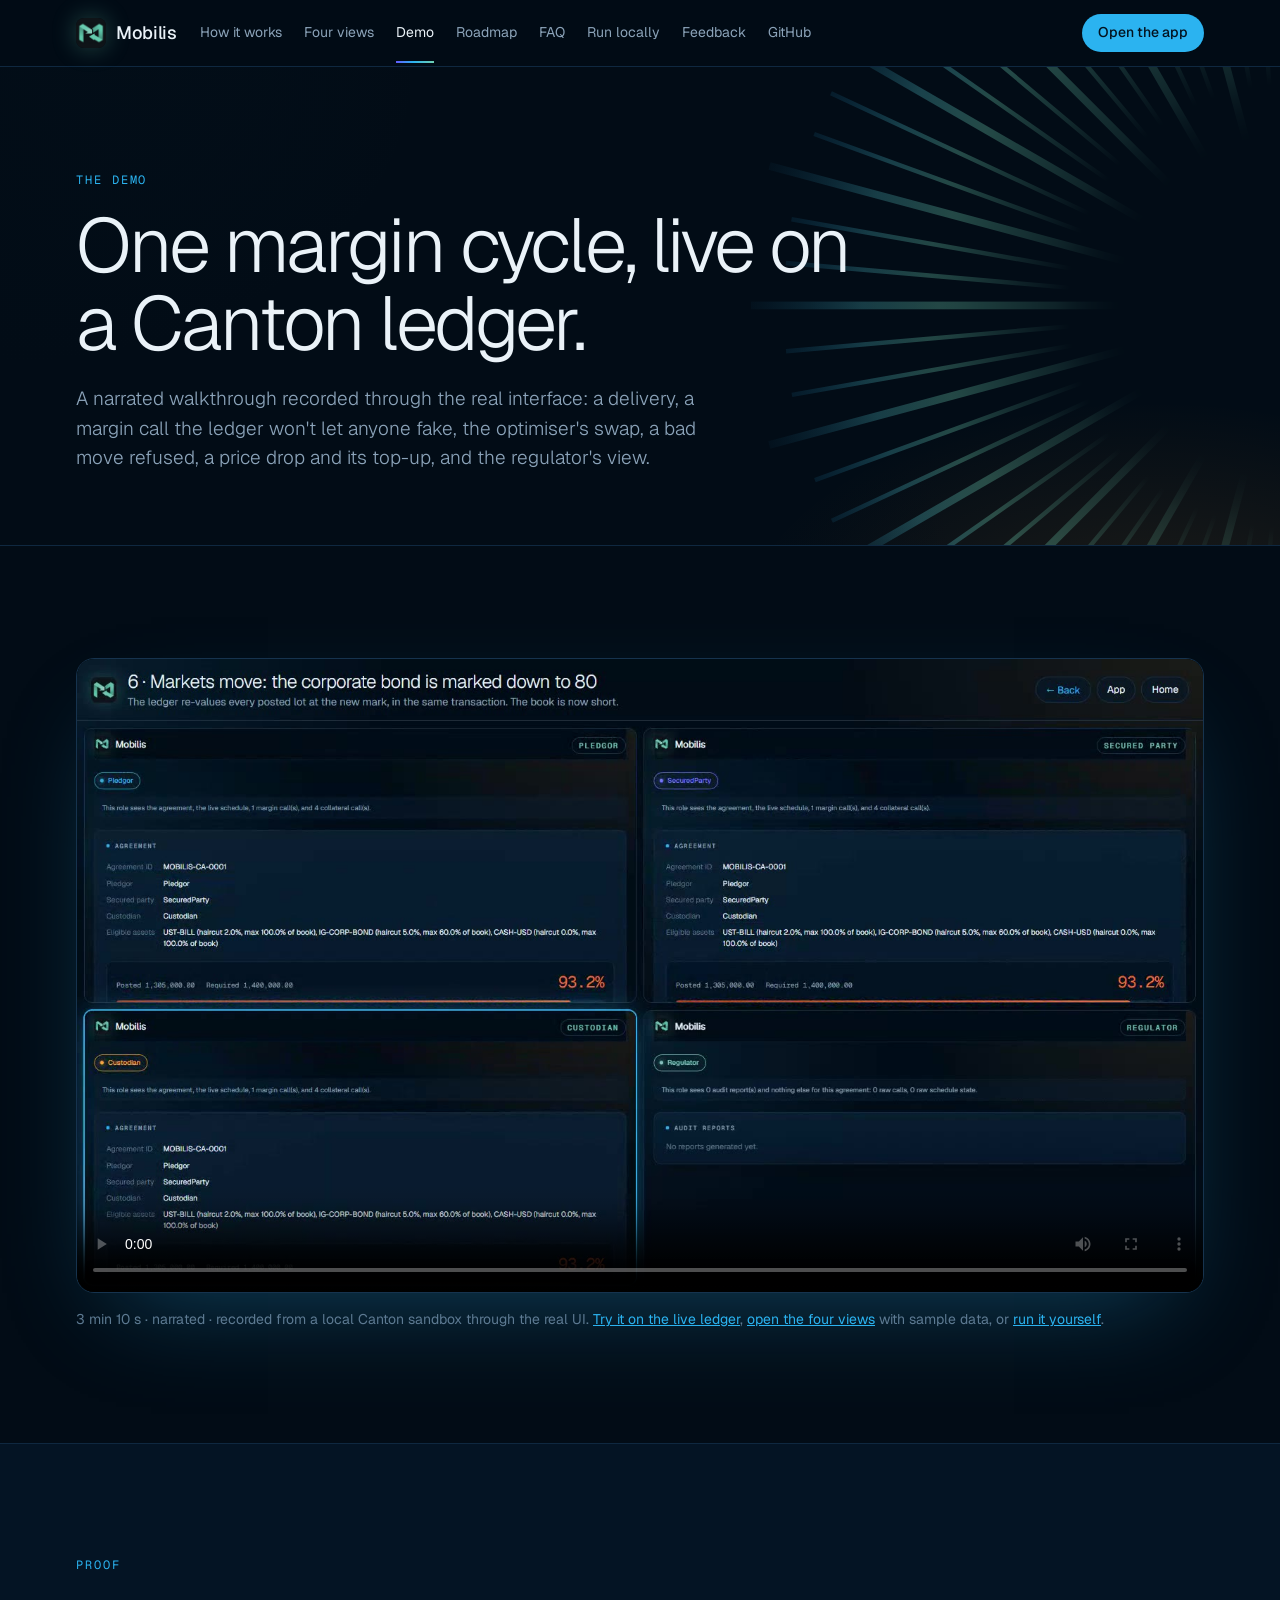
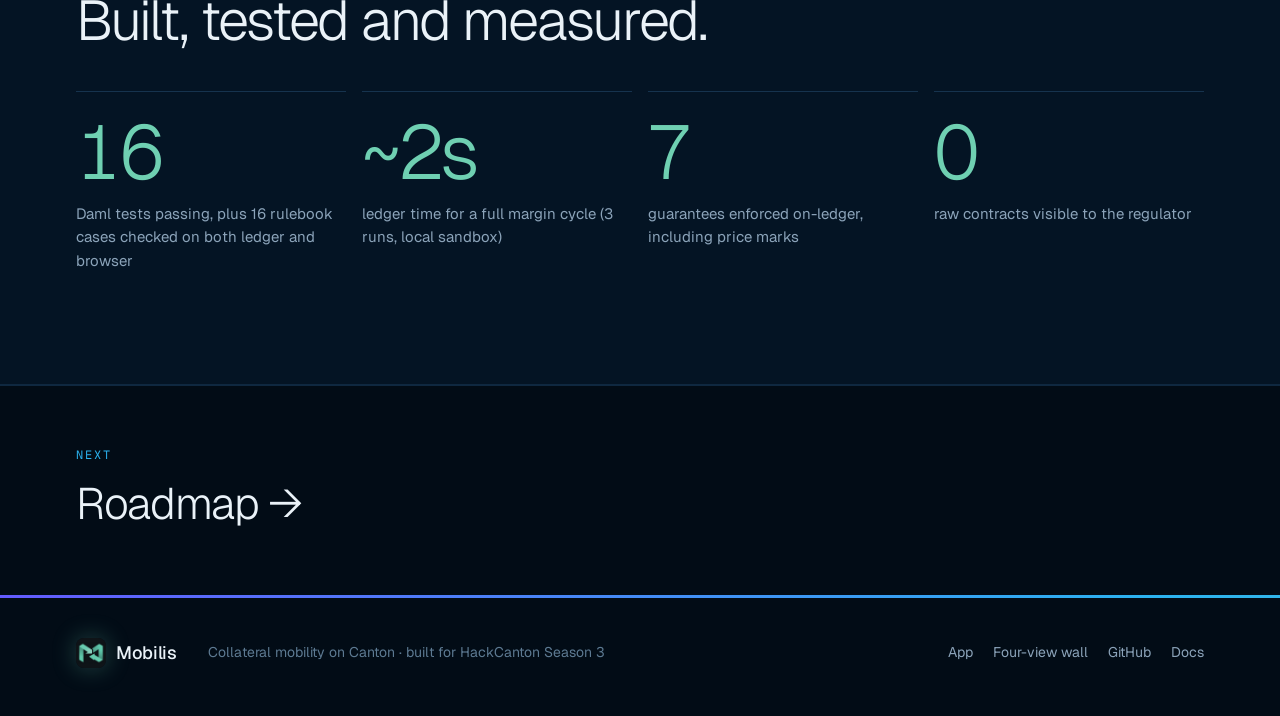
<file: ui/demo.html>
<!doctype html>
<html lang="en">
<head>
<meta charset="utf-8">
<meta name="viewport" content="width=device-width, initial-scale=1">
<title>Demo · Mobilis</title>
<meta name="description" content="A narrated margin cycle recorded on a live Canton ledger, with tests and a measured cycle time.">
<meta name="theme-color" content="#020c16">
<link rel="icon" type="image/png" href="media/favicon.png">
<meta property="og:title" content="Demo · Mobilis">
<meta property="og:description" content="A narrated margin cycle recorded on a live Canton ledger, with tests and a measured cycle time.">
<meta property="og:image" content="media/logo-full.jpg">
<link rel="preconnect" href="https://fonts.googleapis.com">
<link rel="preconnect" href="https://fonts.gstatic.com" crossorigin>
<link rel="stylesheet" href="https://fonts.googleapis.com/css2?family=Geist:wght@300..600&family=Geist+Mono:wght@400;500&display=swap">
<link rel="stylesheet" href="home.css">
</head>
<body>
<!-- Generated by scripts/build-site.py: edit the page there, then re-run it. -->

<nav class="nav">
  <a class="brand" href="home.html"><img class="brand-mark" src="media/mark.png" alt="">Mobilis</a>
  <div class="nav-links">
    <a href="how-it-works.html">How it works</a>
    <a href="four-views.html">Four views</a>
    <a href="demo.html" aria-current="page">Demo</a>
    <a href="roadmap.html">Roadmap</a>
    <a href="faq.html">FAQ</a>
    <a href="run-locally.html">Run locally</a>
    <a href="feedback.html">Feedback</a>
    <a href="https://github.com/angelraph/mobilis">GitHub</a>
  </div>
  <a class="btn btn-primary btn-sm" href="index.html">Open the app</a>
</nav>

<header class="page-hero">
  <svg class="sunburst" id="sunburst" viewBox="-500 -500 1000 1000" aria-hidden="true"></svg>
  <div class="wrap">
    <p class="eyebrow">The demo</p>
    <h1>One margin cycle, live on a Canton ledger.</h1>
    <p class="lede">A narrated walkthrough recorded through the real interface: a delivery, a margin call the ledger won't let anyone fake, the optimiser's swap, a bad move refused, a price drop and its top-up, and the regulator's view.</p>
  </div>
</header>

<section class="band">
  <div class="wrap">
    <div class="video reveal">
      <video src="media/mobilis-demo.mp4" poster="media/demo-poster.jpg" controls preload="metadata" playsinline></video>
    </div>
    <p class="fine">3 min 10 s · narrated · recorded from a local Canton sandbox through the real UI. <a href="https://mobilis-demo-production.up.railway.app/ui/demo-wall.html">Try it on the live ledger</a>, <a href="demo-wall.html">open the four views</a> with sample data, or <a href="https://github.com/angelraph/mobilis">run it yourself</a>.</p>
  </div>
</section>

<section class="band deep">
  <div class="wrap">
    <p class="eyebrow">Proof</p>
    <h2>Built, tested and measured.</h2>
    <div class="grid4 reveal">
      <div class="proof"><p class="big" data-count="20">20</p><p>Daml tests passing, plus 16 rulebook cases checked on both ledger and browser</p></div>
      <div class="proof"><p class="big">~2s</p><p>ledger time for a full margin cycle (3 runs, local sandbox)</p></div>
      <div class="proof"><p class="big" data-count="8">8</p><p>guarantees enforced on-ledger, including price marks</p></div>
      <div class="proof"><p class="big">0</p><p>raw contracts visible to the regulator</p></div>
    </div>
  </div>
</section>

<section class="band next-band">
  <div class="wrap">
    <a class="next" href="roadmap.html"><span class="eyebrow">Next</span><span class="next-title">Roadmap →</span></a>
  </div>
</section>

<footer class="footer">
  <div class="ribbon"></div>
  <div class="wrap foot">
    <a class="brand" href="home.html"><img class="brand-mark" src="media/mark.png" alt="">Mobilis</a>
    <p>Collateral mobility on Canton · built for HackCanton Season 3</p>
    <div class="foot-links">
      <a href="index.html">App</a>
      <a href="demo-wall.html">Four-view wall</a>
      <a href="https://github.com/angelraph/mobilis">GitHub</a>
      <a href="https://github.com/angelraph/mobilis/tree/master/docs">Docs</a>
    </div>
  </div>
</footer>

<script src="home.js"></script>
</body>
</html>
</file>
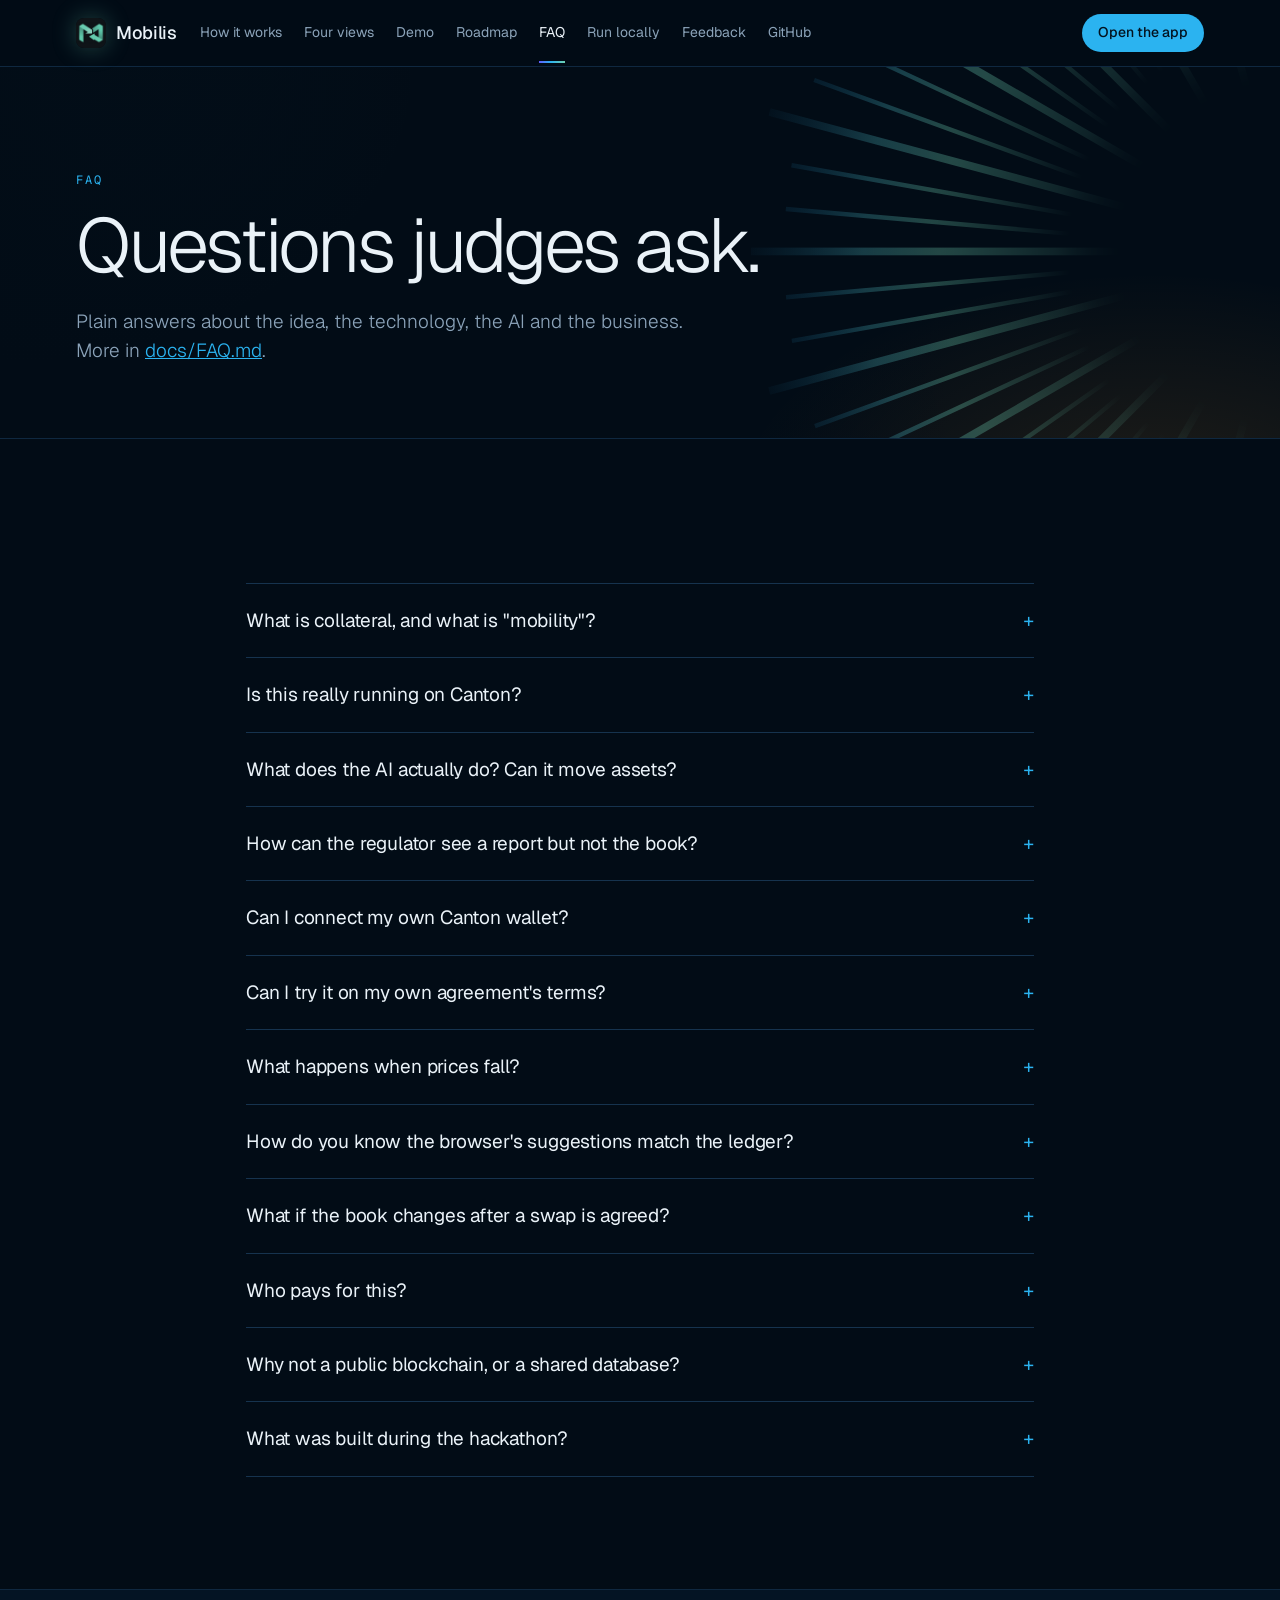
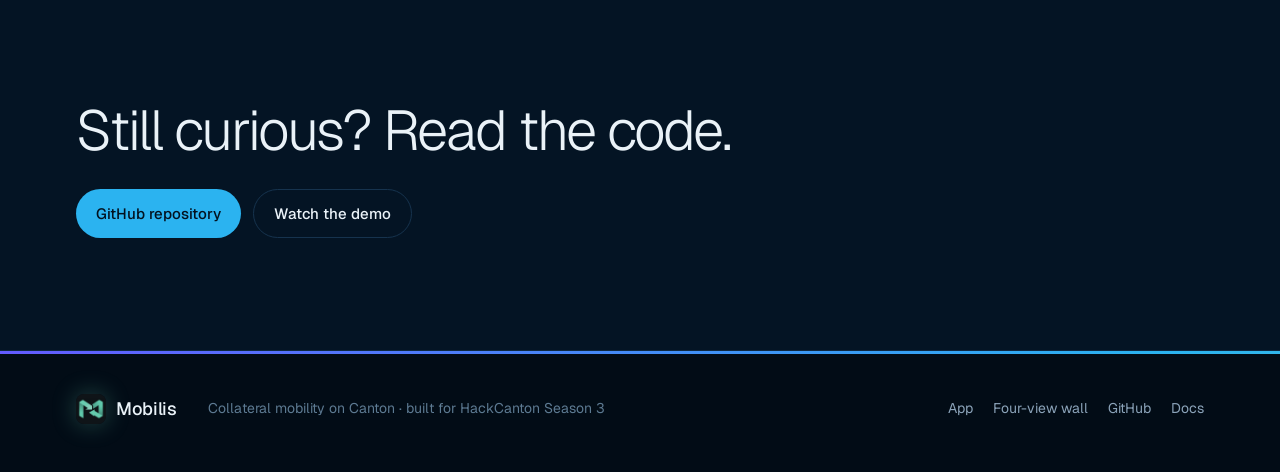
<file: ui/faq.html>
<!doctype html>
<html lang="en">
<head>
<meta charset="utf-8">
<meta name="viewport" content="width=device-width, initial-scale=1">
<title>FAQ · Mobilis</title>
<meta name="description" content="Plain answers about Mobilis: the idea, the technology, the AI and the business.">
<meta name="theme-color" content="#020c16">
<link rel="icon" type="image/png" href="media/favicon.png">
<meta property="og:title" content="FAQ · Mobilis">
<meta property="og:description" content="Plain answers about Mobilis: the idea, the technology, the AI and the business.">
<meta property="og:image" content="media/logo-full.jpg">
<link rel="preconnect" href="https://fonts.googleapis.com">
<link rel="preconnect" href="https://fonts.gstatic.com" crossorigin>
<link rel="stylesheet" href="https://fonts.googleapis.com/css2?family=Geist:wght@300..600&family=Geist+Mono:wght@400;500&display=swap">
<link rel="stylesheet" href="home.css">
</head>
<body>
<!-- Generated by scripts/build-site.py: edit the page there, then re-run it. -->

<nav class="nav">
  <a class="brand" href="home.html"><img class="brand-mark" src="media/mark.png" alt="">Mobilis</a>
  <div class="nav-links">
    <a href="how-it-works.html">How it works</a>
    <a href="four-views.html">Four views</a>
    <a href="demo.html">Demo</a>
    <a href="roadmap.html">Roadmap</a>
    <a href="faq.html" aria-current="page">FAQ</a>
    <a href="run-locally.html">Run locally</a>
    <a href="feedback.html">Feedback</a>
    <a href="https://github.com/angelraph/mobilis">GitHub</a>
  </div>
  <a class="btn btn-primary btn-sm" href="index.html">Open the app</a>
</nav>

<header class="page-hero">
  <svg class="sunburst" id="sunburst" viewBox="-500 -500 1000 1000" aria-hidden="true"></svg>
  <div class="wrap">
    <p class="eyebrow">FAQ</p>
    <h1>Questions judges ask.</h1>
    <p class="lede">Plain answers about the idea, the technology, the AI and the business. More in <a href="https://github.com/angelraph/mobilis/blob/master/docs/FAQ.md">docs/FAQ.md</a>.</p>
  </div>
</header>

<section class="band">
  <div class="wrap narrow">
    <div class="faq">
      <details><summary>What is collateral, and what is "mobility"?</summary><p>When one institution lends to another, the borrower pledges assets (bonds, cash) as security. Values change daily, so the lender calls for more (a margin call), and the borrower often wants an asset back and offers a replacement (a substitution). Mobility means moving that collateral quickly and safely. Today it runs on spreadsheets and email.</p></details>
      <details><summary>Is this really running on Canton?</summary><p>Yes. The rules are Daml smart contracts on Canton 3.x (SDK 3.5, the same stack as DevNet), and the demo video was recorded from a Canton sandbox through the real UI over the JSON Ledger API. The public preview uses sample data because a static host can't run a ledger. DevNet deployment is the next milestone.</p></details>
      <details><summary>What does the AI actually do? Can it move assets?</summary><p>No, it can't move anything. The optimiser lists every swap the agreement's rules allow and scores each one by funding cost. The AI picks one of those and explains the choice. A person proposes it, the counterparty agrees and the custodian settles, and the ledger re-checks it at each step. With no AI available, the best-scoring valid move is used.</p></details>
      <details><summary>How can the regulator see a report but not the book?</summary><p>Canton only sends a party the contracts it is a stakeholder on. The regulator is an observer on the audit report contract and nothing else, so its node never receives the agreement, the schedule or the calls. The tests query the ledger as the regulator and assert zero.</p></details>
      <details><summary>Can I connect my own Canton wallet?</summary><p>Yes. The app has a <b>Connect wallet</b> button built on the Canton dApp SDK (CIP-103), which works with browser-extension wallets, remote wallets such as the Canton Wallet Gateway, and WalletConnect. Once connected, the app acts as your own party: it reads through your wallet session, works out your role from the agreements that name you, and every action is approved and signed in your wallet. If your party isn't in an agreement yet, you set your own terms (eligible assets, haircuts, concentration limits) and <b>Start a test agreement</b> creates one with a single approval: your party takes every role, and an "Act as" menu lets you walk the whole cycle yourself, with every rule enforced. One requirement: the Mobilis package has to be installed on your wallet's network. Today that's a local sandbox; DevNet is next. Details in <a href="https://github.com/angelraph/mobilis/blob/master/docs/WALLET.md">docs/WALLET.md</a>. The demo roles stay available for exploring without a wallet.</p></details>
      <details><summary>Can I try it on my own agreement's terms?</summary><p>Yes, without writing code. Run it locally, open the app as Custodian, and fill in <b>Your agreement terms</b>: the assets your agreement accepts, the haircut on each, and the largest share of the book each may make up. <b>Create agreement</b> makes it between the four demo parties, and every role switches to it. Then propose your real moves: the ledger refuses anything that breaks your terms and says why. On the public preview the form is visible but, with no ledger behind it, it can't create anything.</p></details>
      <details><summary>What happens when prices fall?</summary><p>The custodian, as valuation agent, marks prices to market on the ledger, and every posted lot is re-valued in the same transaction. If that leaves the book short, the ledger refuses any return or swap that releases value, a margin call can't be marked fulfilled, and the pledgor's screen proposes the cheapest top-up that restores full coverage. The regulator's next report states which marks its figures use.</p></details>
      <details><summary>How do you know the browser's suggestions match the ledger?</summary><p>The optimiser and the previews run a JavaScript copy of the rulebook. Sixteen shared test cases are run against both that copy and the ledger's own Daml rulebook, and both must give the same answer. Whatever the browser suggests is checked again by the ledger anyway.</p></details>
      <details><summary>What if the book changes after a swap is agreed?</summary><p>Settlement re-runs every rule against the book as it stands at that moment. If a margin call landed in between and the swap would now leave the book short, settlement is refused. That case has its own test.</p></details>
      <details><summary>Who pays for this?</summary><p>Custodians and triparty agents. They carry the operational cost and the regulatory exposure today. The model is a platform fee per custodian plus a fee per active agreement, which we are validating in interviews.</p></details>
      <details><summary>Why not a public blockchain, or a shared database?</summary><p>Collateral books are confidential, so a public chain exposes too much. A shared database needs one party everyone trusts to run it. Canton gives each party its own node, shares only what each is entitled to see, and settles multi-party moves atomically.</p></details>
      <details><summary>What was built during the hackathon?</summary><p>A first version existed before the delivery phase and is tagged <code>pre-hackathon-baseline</code> in the repo. The on-ledger valuation and price marks, coverage, concentration limits, settlement re-check, margin-call lifecycle, returns, optimiser, tests and this interface were built during it. The README lists everything.</p></details>
    </div>
  </div>
</section>

<section class="band deep cta-band">
  <div class="wrap">
    <h2>Still curious? Read the code.</h2>
    <div class="cta-row">
      <a class="btn btn-primary" href="https://github.com/angelraph/mobilis">GitHub repository</a>
      <a class="btn btn-ghost" href="demo.html">Watch the demo</a>
    </div>
  </div>
</section>

<footer class="footer">
  <div class="ribbon"></div>
  <div class="wrap foot">
    <a class="brand" href="home.html"><img class="brand-mark" src="media/mark.png" alt="">Mobilis</a>
    <p>Collateral mobility on Canton · built for HackCanton Season 3</p>
    <div class="foot-links">
      <a href="index.html">App</a>
      <a href="demo-wall.html">Four-view wall</a>
      <a href="https://github.com/angelraph/mobilis">GitHub</a>
      <a href="https://github.com/angelraph/mobilis/tree/master/docs">Docs</a>
    </div>
  </div>
</footer>

<script src="home.js"></script>
</body>
</html>
</file>
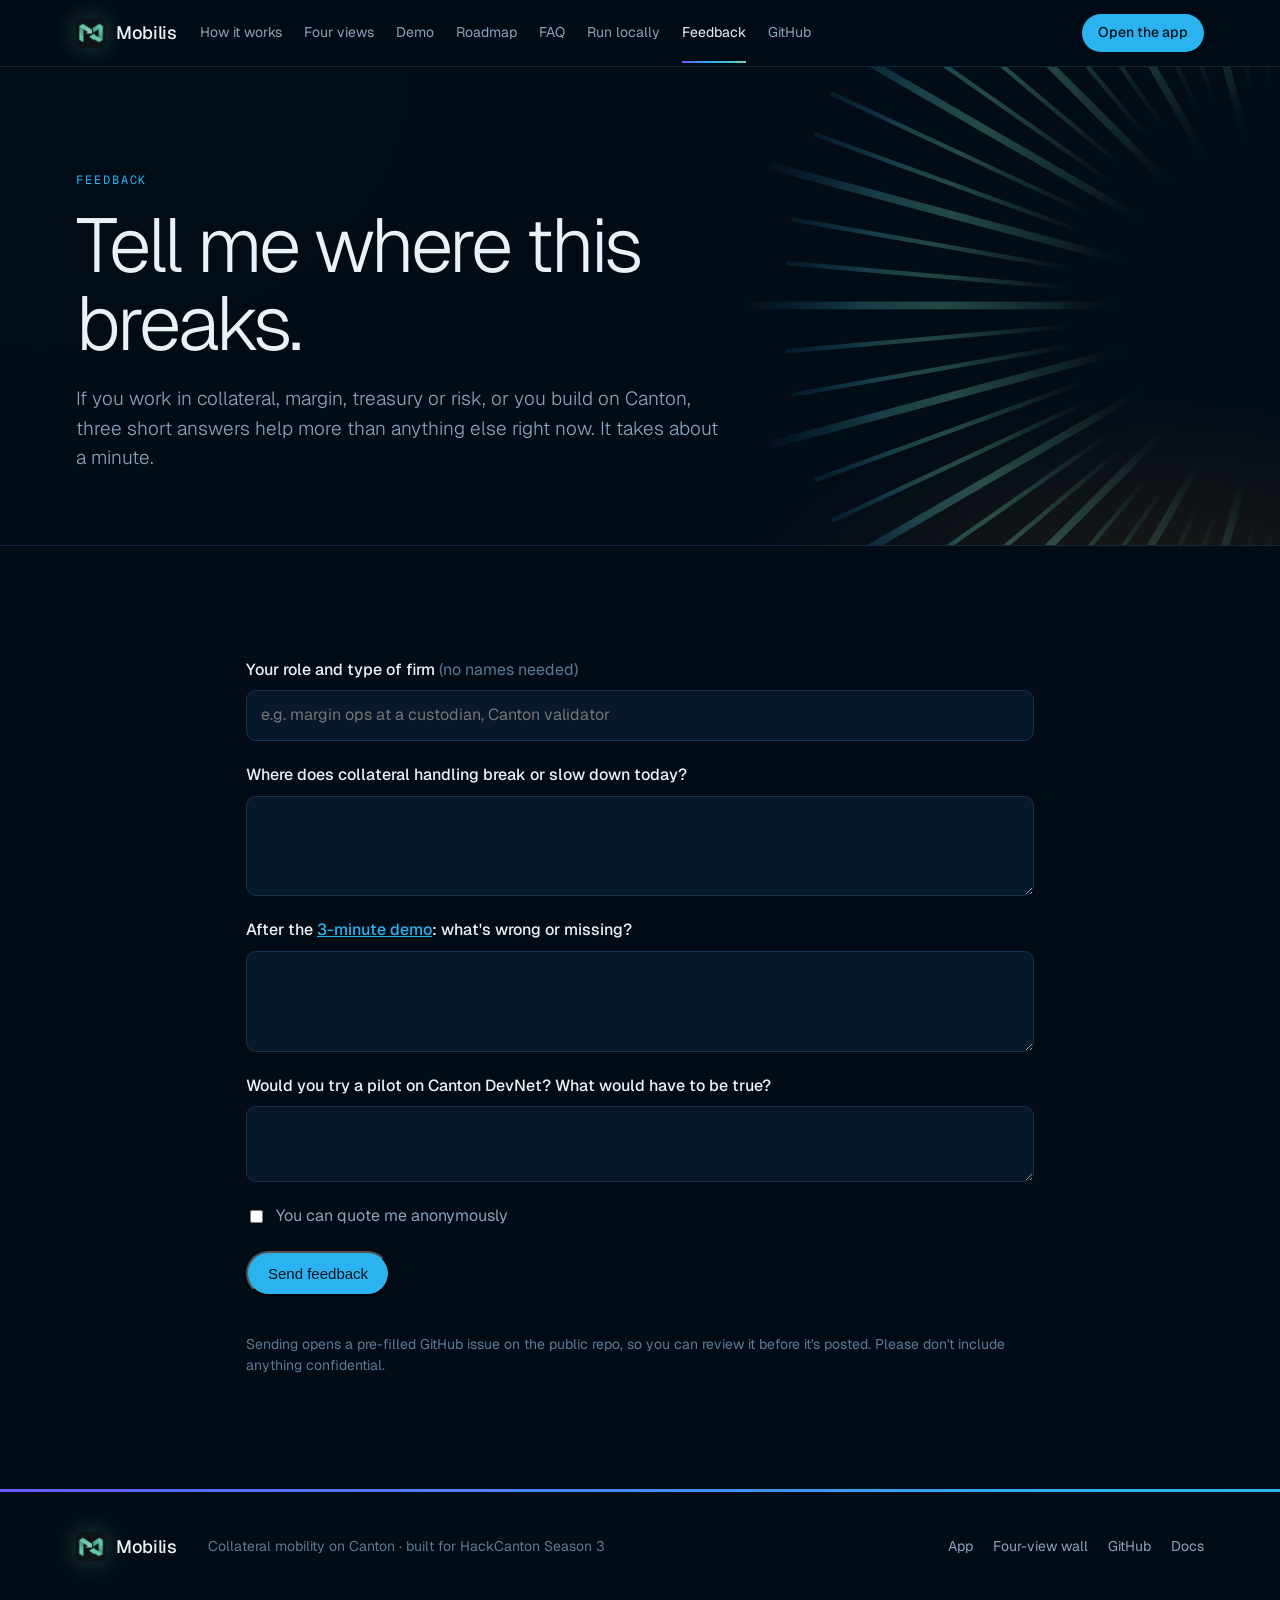
<file: ui/feedback.html>
<!doctype html>
<html lang="en">
<head>
<meta charset="utf-8">
<meta name="viewport" content="width=device-width, initial-scale=1">
<title>Feedback · Mobilis</title>
<meta name="description" content="Three short questions for collateral, margin and Canton people: where it breaks, what's missing, and whether you'd pilot.">
<meta name="theme-color" content="#020c16">
<link rel="icon" type="image/png" href="media/favicon.png">
<meta property="og:title" content="Feedback · Mobilis">
<meta property="og:description" content="Three short questions for collateral, margin and Canton people: where it breaks, what's missing, and whether you'd pilot.">
<meta property="og:image" content="media/logo-full.jpg">
<link rel="preconnect" href="https://fonts.googleapis.com">
<link rel="preconnect" href="https://fonts.gstatic.com" crossorigin>
<link rel="stylesheet" href="https://fonts.googleapis.com/css2?family=Geist:wght@300..600&family=Geist+Mono:wght@400;500&display=swap">
<link rel="stylesheet" href="home.css">
</head>
<body>
<!-- Generated by scripts/build-site.py: edit the page there, then re-run it. -->

<nav class="nav">
  <a class="brand" href="home.html"><img class="brand-mark" src="media/mark.png" alt="">Mobilis</a>
  <div class="nav-links">
    <a href="how-it-works.html">How it works</a>
    <a href="four-views.html">Four views</a>
    <a href="demo.html">Demo</a>
    <a href="roadmap.html">Roadmap</a>
    <a href="faq.html">FAQ</a>
    <a href="run-locally.html">Run locally</a>
    <a href="feedback.html" aria-current="page">Feedback</a>
    <a href="https://github.com/angelraph/mobilis">GitHub</a>
  </div>
  <a class="btn btn-primary btn-sm" href="index.html">Open the app</a>
</nav>

<header class="page-hero">
  <svg class="sunburst" id="sunburst" viewBox="-500 -500 1000 1000" aria-hidden="true"></svg>
  <div class="wrap">
    <p class="eyebrow">Feedback</p>
    <h1>Tell me where this breaks.</h1>
    <p class="lede">If you work in collateral, margin, treasury or risk, or you build on Canton, three short answers help more than anything else right now. It takes about a minute.</p>
  </div>
</header>

<section class="band">
  <div class="wrap narrow">
    <form class="fb" id="fb">
      <label>Your role and type of firm <span>(no names needed)</span>
        <input name="role" placeholder="e.g. margin ops at a custodian, Canton validator">
      </label>
      <label>Where does collateral handling break or slow down today?
        <textarea name="pain" rows="3" required></textarea>
      </label>
      <label>After the <a href="demo.html">3-minute demo</a>: what's wrong or missing?
        <textarea name="demo" rows="3"></textarea>
      </label>
      <label>Would you try a pilot on Canton DevNet? What would have to be true?
        <textarea name="pilot" rows="2"></textarea>
      </label>
      <label class="fb-check"><input type="checkbox" name="quote"> You can quote me anonymously</label>
      <button class="btn btn-primary" type="submit">Send feedback</button>
      <p class="fine">Sending opens a pre-filled GitHub issue on the public repo, so you can review it before it's posted. Please don't include anything confidential.</p>
    </form>
  </div>
</section>
<script>
document.getElementById("fb").addEventListener("submit", function (e) {
  e.preventDefault();
  var f = new FormData(this);
  var body = [
    "**Role / firm type:** " + (f.get("role") || "-"),
    "**Where it breaks today:**", f.get("pain"),
    "**What's wrong or missing in the demo:**", f.get("demo") || "-",
    "**Would pilot on DevNet?**", f.get("pilot") || "-",
    "**OK to quote anonymously:** " + (f.get("quote") ? "yes" : "no"),
  ].join(String.fromCharCode(10, 10));
  window.open("https://github.com/angelraph/mobilis/issues/new?title=" +
    encodeURIComponent("Feedback: " + (f.get("role") || "practitioner")) +
    "&body=" + encodeURIComponent(body), "_blank", "noopener");
});
</script>

<footer class="footer">
  <div class="ribbon"></div>
  <div class="wrap foot">
    <a class="brand" href="home.html"><img class="brand-mark" src="media/mark.png" alt="">Mobilis</a>
    <p>Collateral mobility on Canton · built for HackCanton Season 3</p>
    <div class="foot-links">
      <a href="index.html">App</a>
      <a href="demo-wall.html">Four-view wall</a>
      <a href="https://github.com/angelraph/mobilis">GitHub</a>
      <a href="https://github.com/angelraph/mobilis/tree/master/docs">Docs</a>
    </div>
  </div>
</footer>

<script src="home.js"></script>
</body>
</html>
</file>
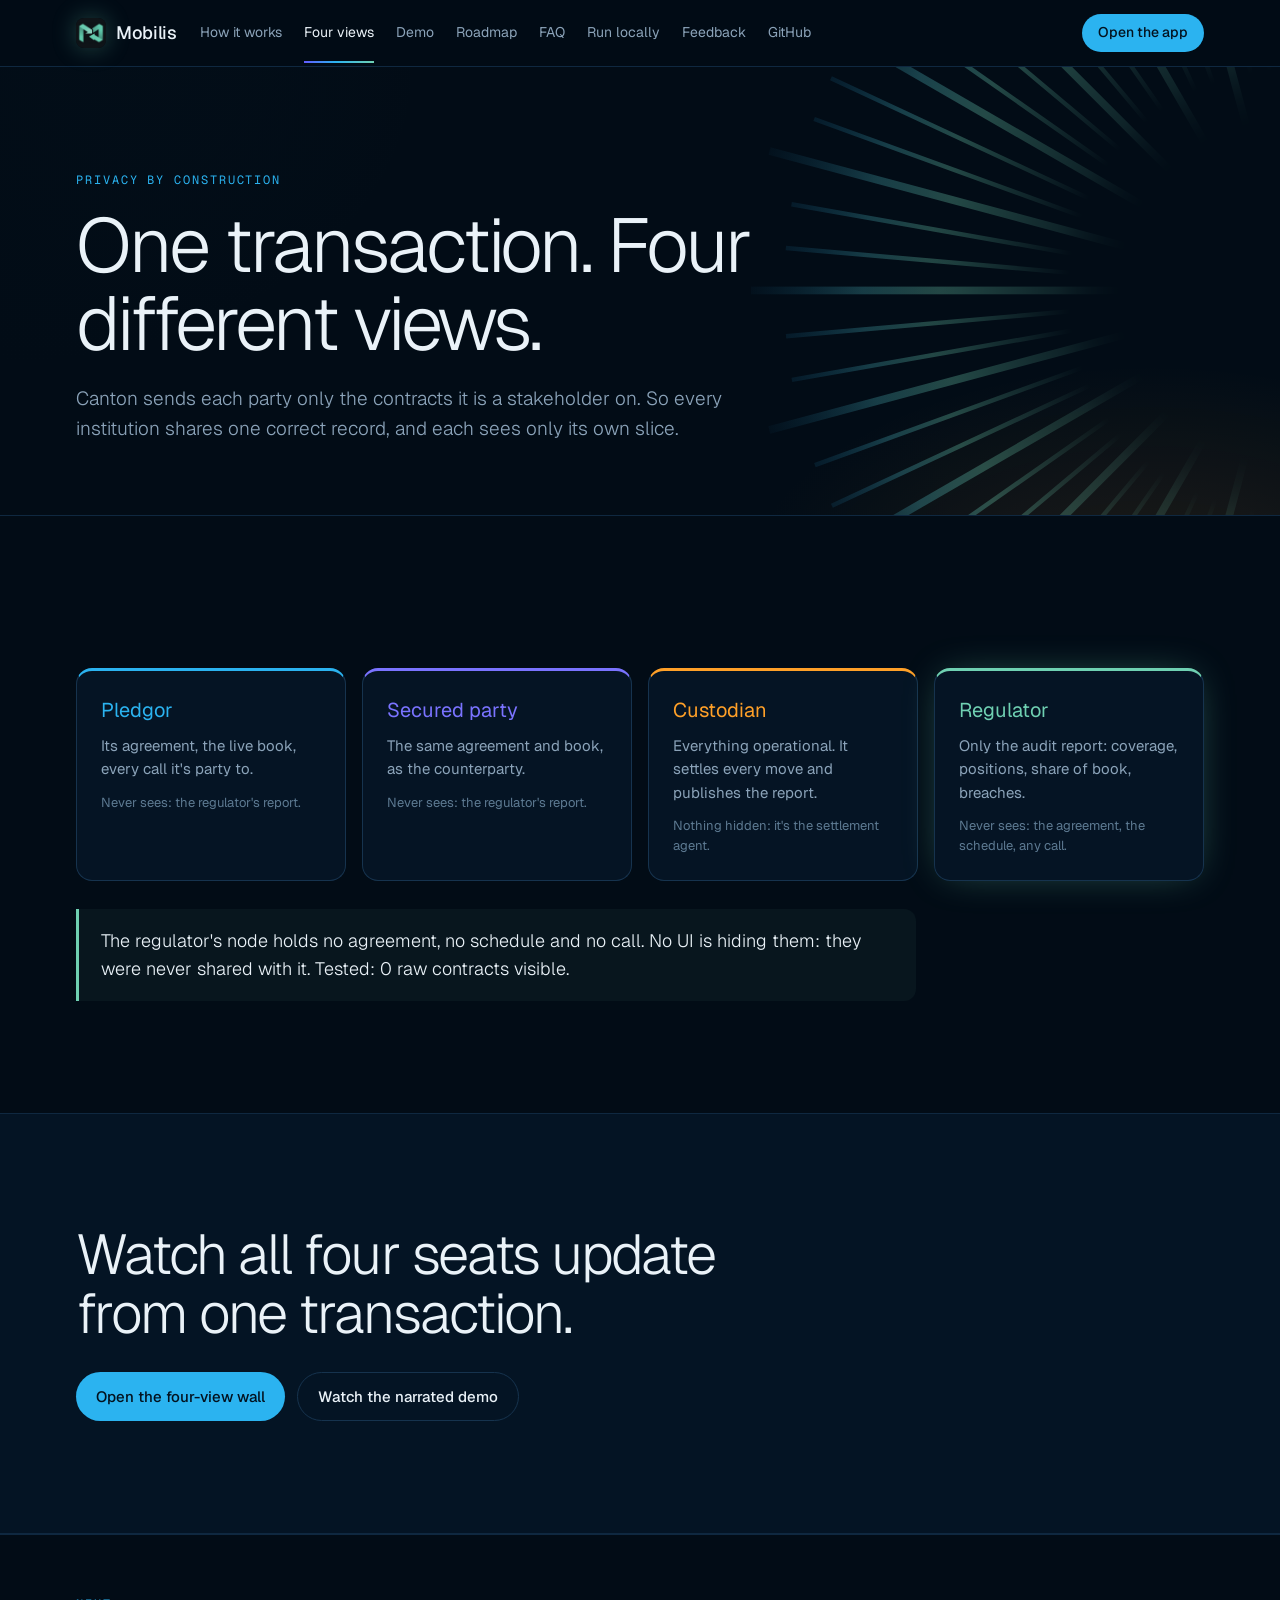
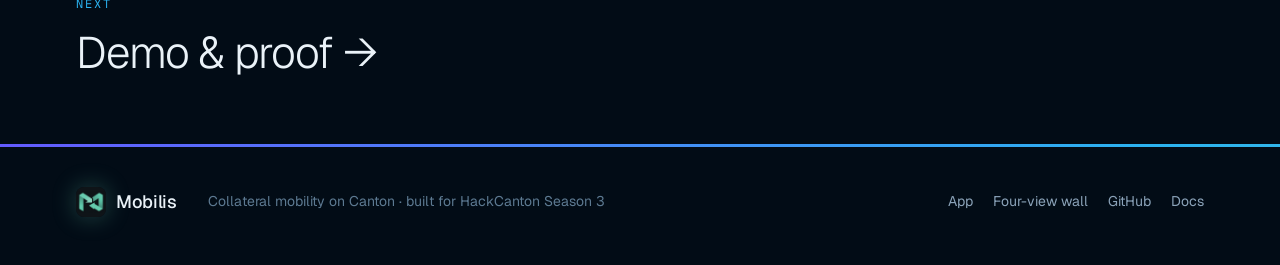
<file: ui/four-views.html>
<!doctype html>
<html lang="en">
<head>
<meta charset="utf-8">
<meta name="viewport" content="width=device-width, initial-scale=1">
<title>Four views · Mobilis</title>
<meta name="description" content="One transaction, four views: each party sees only its slice, and the regulator sees a report and nothing else.">
<meta name="theme-color" content="#020c16">
<link rel="icon" type="image/png" href="media/favicon.png">
<meta property="og:title" content="Four views · Mobilis">
<meta property="og:description" content="One transaction, four views: each party sees only its slice, and the regulator sees a report and nothing else.">
<meta property="og:image" content="media/logo-full.jpg">
<link rel="preconnect" href="https://fonts.googleapis.com">
<link rel="preconnect" href="https://fonts.gstatic.com" crossorigin>
<link rel="stylesheet" href="https://fonts.googleapis.com/css2?family=Geist:wght@300..600&family=Geist+Mono:wght@400;500&display=swap">
<link rel="stylesheet" href="home.css">
</head>
<body>
<!-- Generated by scripts/build-site.py: edit the page there, then re-run it. -->

<nav class="nav">
  <a class="brand" href="home.html"><img class="brand-mark" src="media/mark.png" alt="">Mobilis</a>
  <div class="nav-links">
    <a href="how-it-works.html">How it works</a>
    <a href="four-views.html" aria-current="page">Four views</a>
    <a href="demo.html">Demo</a>
    <a href="roadmap.html">Roadmap</a>
    <a href="faq.html">FAQ</a>
    <a href="run-locally.html">Run locally</a>
    <a href="feedback.html">Feedback</a>
    <a href="https://github.com/angelraph/mobilis">GitHub</a>
  </div>
  <a class="btn btn-primary btn-sm" href="index.html">Open the app</a>
</nav>

<header class="page-hero">
  <svg class="sunburst" id="sunburst" viewBox="-500 -500 1000 1000" aria-hidden="true"></svg>
  <div class="wrap">
    <p class="eyebrow">Privacy by construction</p>
    <h1>One transaction. Four different views.</h1>
    <p class="lede">Canton sends each party only the contracts it is a stakeholder on. So every institution shares one correct record, and each sees only its own slice.</p>
  </div>
</header>

<section class="band">
  <div class="wrap">
    <div class="grid4 reveal">
      <div class="view" style="--c: var(--cyan)"><h3>Pledgor</h3><p>Its agreement, the live book, every call it's party to.</p><p class="never">Never sees: the regulator's report.</p></div>
      <div class="view" style="--c: var(--indigo)"><h3>Secured party</h3><p>The same agreement and book, as the counterparty.</p><p class="never">Never sees: the regulator's report.</p></div>
      <div class="view" style="--c: var(--amber)"><h3>Custodian</h3><p>Everything operational. It settles every move and publishes the report.</p><p class="never">Nothing hidden: it's the settlement agent.</p></div>
      <div class="view view-reg" style="--c: var(--lime)"><h3>Regulator</h3><p>Only the audit report: coverage, positions, share of book, breaches.</p><p class="never">Never sees: the agreement, the schedule, any call.</p></div>
    </div>
    <p class="callout reveal">The regulator's node holds no agreement, no schedule and no call. No UI is hiding them: they were never shared with it. Tested: 0 raw contracts visible.</p>
  </div>
</section>

<section class="band deep cta-band">
  <div class="wrap">
    <h2>Watch all four seats update from one transaction.</h2>
    <div class="cta-row">
      <a class="btn btn-primary" href="demo-wall.html">Open the four-view wall</a>
      <a class="btn btn-ghost" href="demo.html">Watch the narrated demo</a>
    </div>
  </div>
</section>

<section class="band next-band">
  <div class="wrap">
    <a class="next" href="demo.html"><span class="eyebrow">Next</span><span class="next-title">Demo &amp; proof →</span></a>
  </div>
</section>

<footer class="footer">
  <div class="ribbon"></div>
  <div class="wrap foot">
    <a class="brand" href="home.html"><img class="brand-mark" src="media/mark.png" alt="">Mobilis</a>
    <p>Collateral mobility on Canton · built for HackCanton Season 3</p>
    <div class="foot-links">
      <a href="index.html">App</a>
      <a href="demo-wall.html">Four-view wall</a>
      <a href="https://github.com/angelraph/mobilis">GitHub</a>
      <a href="https://github.com/angelraph/mobilis/tree/master/docs">Docs</a>
    </div>
  </div>
</footer>

<script src="home.js"></script>
</body>
</html>
</file>
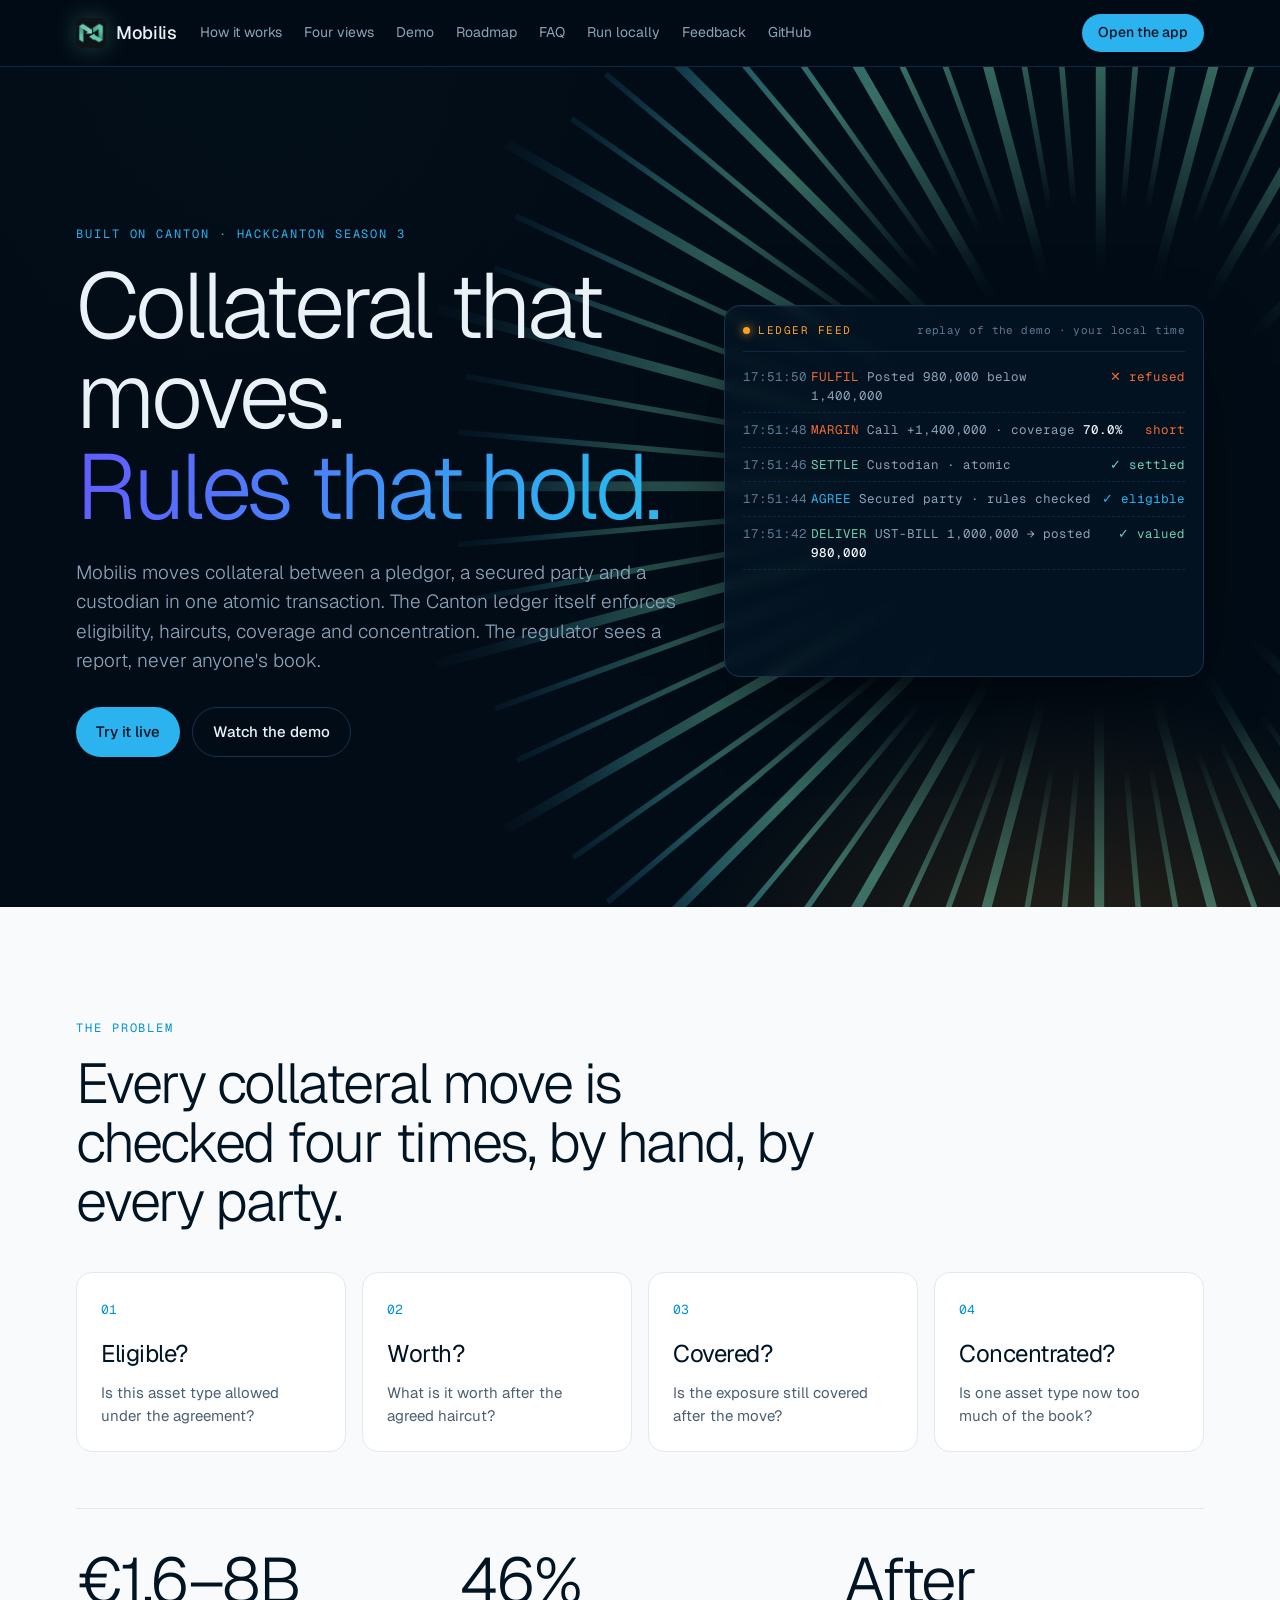
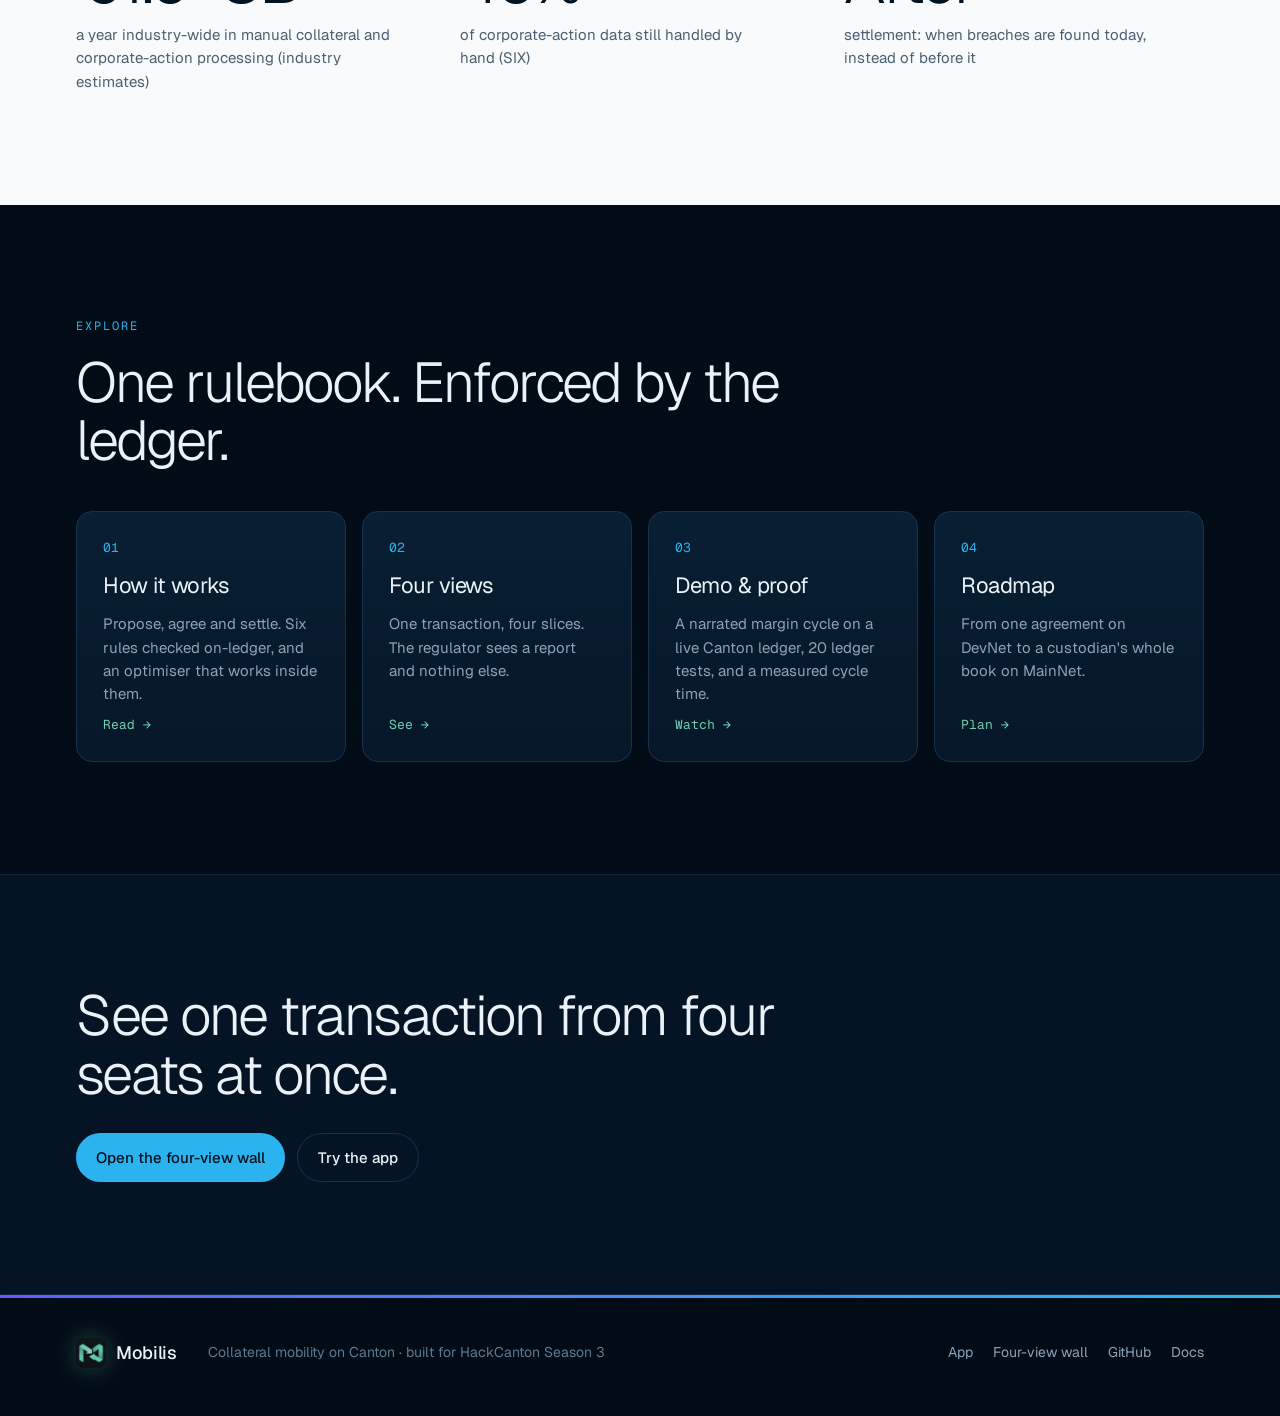
<file: ui/home.html>
<!doctype html>
<html lang="en">
<head>
<meta charset="utf-8">
<meta name="viewport" content="width=device-width, initial-scale=1">
<title>Mobilis · collateral mobility on Canton</title>
<meta name="description" content="Collateral that moves. Rules that hold. Mobilis moves collateral in one atomic Canton transaction, with every rule enforced by the ledger.">
<meta name="theme-color" content="#020c16">
<link rel="icon" type="image/png" href="media/favicon.png">
<meta property="og:title" content="Mobilis · collateral mobility on Canton">
<meta property="og:description" content="Collateral that moves. Rules that hold. Mobilis moves collateral in one atomic Canton transaction, with every rule enforced by the ledger.">
<meta property="og:image" content="media/logo-full.jpg">
<link rel="preconnect" href="https://fonts.googleapis.com">
<link rel="preconnect" href="https://fonts.gstatic.com" crossorigin>
<link rel="stylesheet" href="https://fonts.googleapis.com/css2?family=Geist:wght@300..600&family=Geist+Mono:wght@400;500&display=swap">
<link rel="stylesheet" href="home.css">
</head>
<body>
<!-- Generated by scripts/build-site.py: edit the page there, then re-run it. -->

<nav class="nav">
  <a class="brand" href="home.html"><img class="brand-mark" src="media/mark.png" alt="">Mobilis</a>
  <div class="nav-links">
    <a href="how-it-works.html">How it works</a>
    <a href="four-views.html">Four views</a>
    <a href="demo.html">Demo</a>
    <a href="roadmap.html">Roadmap</a>
    <a href="faq.html">FAQ</a>
    <a href="run-locally.html">Run locally</a>
    <a href="feedback.html">Feedback</a>
    <a href="https://github.com/angelraph/mobilis">GitHub</a>
  </div>
  <a class="btn btn-primary btn-sm" href="index.html">Open the app</a>
</nav>

<!-- Hero: Digital Asset's sunburst, HQLAx's light headline, a Bloomberg-style ledger feed. -->
<header class="hero">
  <svg class="sunburst" id="sunburst" viewBox="-500 -500 1000 1000" aria-hidden="true"></svg>
  <div class="hero-inner">
    <p class="eyebrow">Built on Canton · HackCanton Season 3</p>
    <h1>Collateral that moves.<br><span class="ribbon-text">Rules that hold.</span></h1>
    <p class="lede">Mobilis moves collateral between a pledgor, a secured party and a custodian in one atomic transaction. The Canton ledger itself enforces eligibility, haircuts, coverage and concentration. The regulator sees a report, never anyone's book.</p>
    <div class="cta-row">
      <a class="btn btn-primary" href="https://mobilis-demo-production.up.railway.app/ui/demo-wall.html">Try it live</a>
      <a class="btn btn-ghost" href="demo.html">Watch the demo</a>
    </div>
  </div>
  <div class="feed" aria-label="Replay of the recorded demo cycle, stamped with your local time">
    <div class="feed-head"><span class="live-dot"></span>Ledger feed <span class="feed-note">replay of the demo · your local time</span></div>
    <ol class="feed-list" id="feed"></ol>
  </div>
</header>

<section class="band light">
  <div class="wrap">
    <p class="eyebrow dark">The problem</p>
    <h2>Every collateral move is checked four times, by hand, by every party.</h2>
    <div class="grid4 reveal">
      <div class="check"><span class="check-n">01</span><h3>Eligible?</h3><p>Is this asset type allowed under the agreement?</p></div>
      <div class="check"><span class="check-n">02</span><h3>Worth?</h3><p>What is it worth after the agreed haircut?</p></div>
      <div class="check"><span class="check-n">03</span><h3>Covered?</h3><p>Is the exposure still covered after the move?</p></div>
      <div class="check"><span class="check-n">04</span><h3>Concentrated?</h3><p>Is one asset type now too much of the book?</p></div>
    </div>
    <div class="stats reveal">
      <div><p class="stat">€1.6–8B</p><p class="stat-label">a year industry-wide in manual collateral and corporate-action processing (industry estimates)</p></div>
      <div><p class="stat">46%</p><p class="stat-label">of corporate-action data still handled by hand (SIX)</p></div>
      <div><p class="stat">After</p><p class="stat-label">settlement: when breaches are found today, instead of before it</p></div>
    </div>
  </div>
</section>

<section class="band">
  <div class="wrap">
    <p class="eyebrow">Explore</p>
    <h2>One rulebook. Enforced by the ledger.</h2>
    <div class="explore reveal">
      <a class="tile" href="how-it-works.html"><span class="tile-n">01</span><h3>How it works</h3><p>Propose, agree and settle. Six rules checked on-ledger, and an optimiser that works inside them.</p><span class="tile-go">Read →</span></a>
      <a class="tile" href="four-views.html"><span class="tile-n">02</span><h3>Four views</h3><p>One transaction, four slices. The regulator sees a report and nothing else.</p><span class="tile-go">See →</span></a>
      <a class="tile" href="demo.html"><span class="tile-n">03</span><h3>Demo &amp; proof</h3><p>A narrated margin cycle on a live Canton ledger, 20 ledger tests, and a measured cycle time.</p><span class="tile-go">Watch →</span></a>
      <a class="tile" href="roadmap.html"><span class="tile-n">04</span><h3>Roadmap</h3><p>From one agreement on DevNet to a custodian's whole book on MainNet.</p><span class="tile-go">Plan →</span></a>
    </div>
  </div>
</section>

<section class="band deep cta-band">
  <div class="wrap">
    <h2>See one transaction from four seats at once.</h2>
    <div class="cta-row">
      <a class="btn btn-primary" href="demo-wall.html">Open the four-view wall</a>
      <a class="btn btn-ghost" href="index.html">Try the app</a>
    </div>
  </div>
</section>

<footer class="footer">
  <div class="ribbon"></div>
  <div class="wrap foot">
    <a class="brand" href="home.html"><img class="brand-mark" src="media/mark.png" alt="">Mobilis</a>
    <p>Collateral mobility on Canton · built for HackCanton Season 3</p>
    <div class="foot-links">
      <a href="index.html">App</a>
      <a href="demo-wall.html">Four-view wall</a>
      <a href="https://github.com/angelraph/mobilis">GitHub</a>
      <a href="https://github.com/angelraph/mobilis/tree/master/docs">Docs</a>
    </div>
  </div>
</footer>

<script src="home.js"></script>
</body>
</html>
</file>
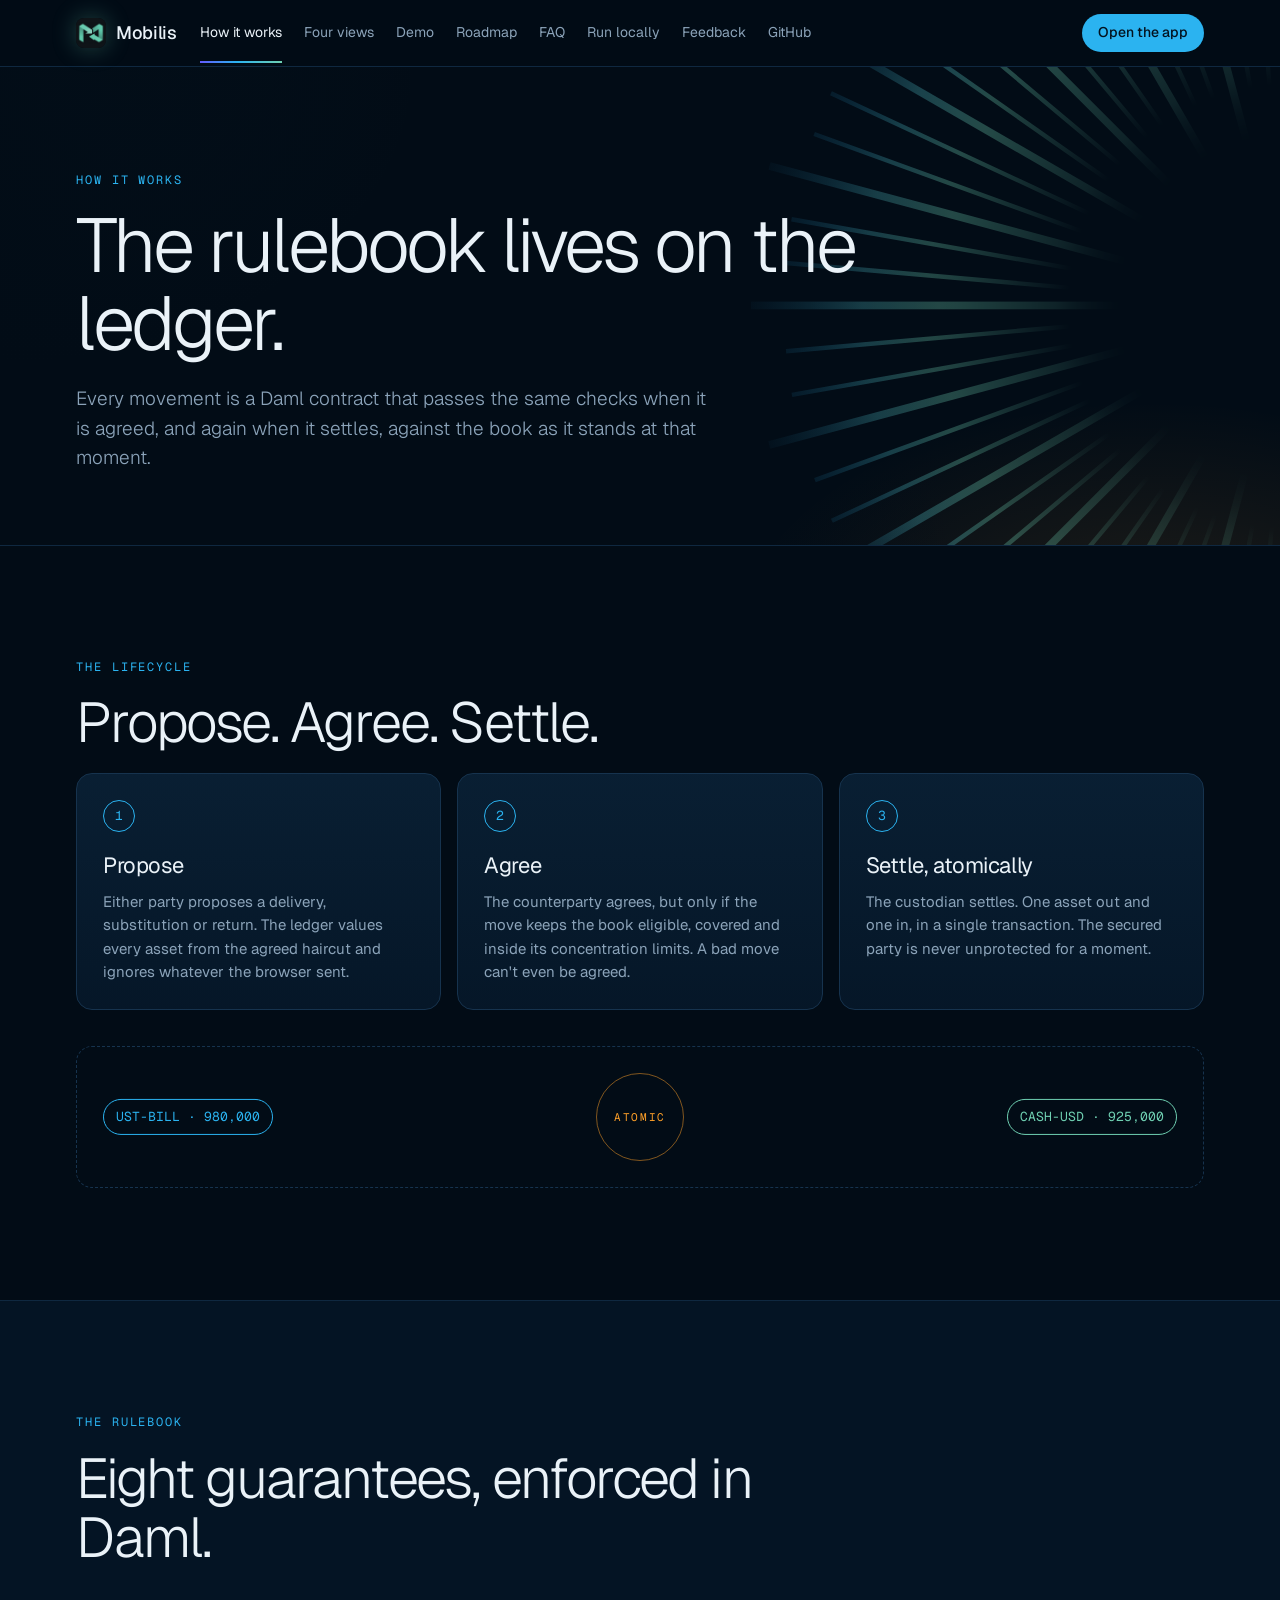
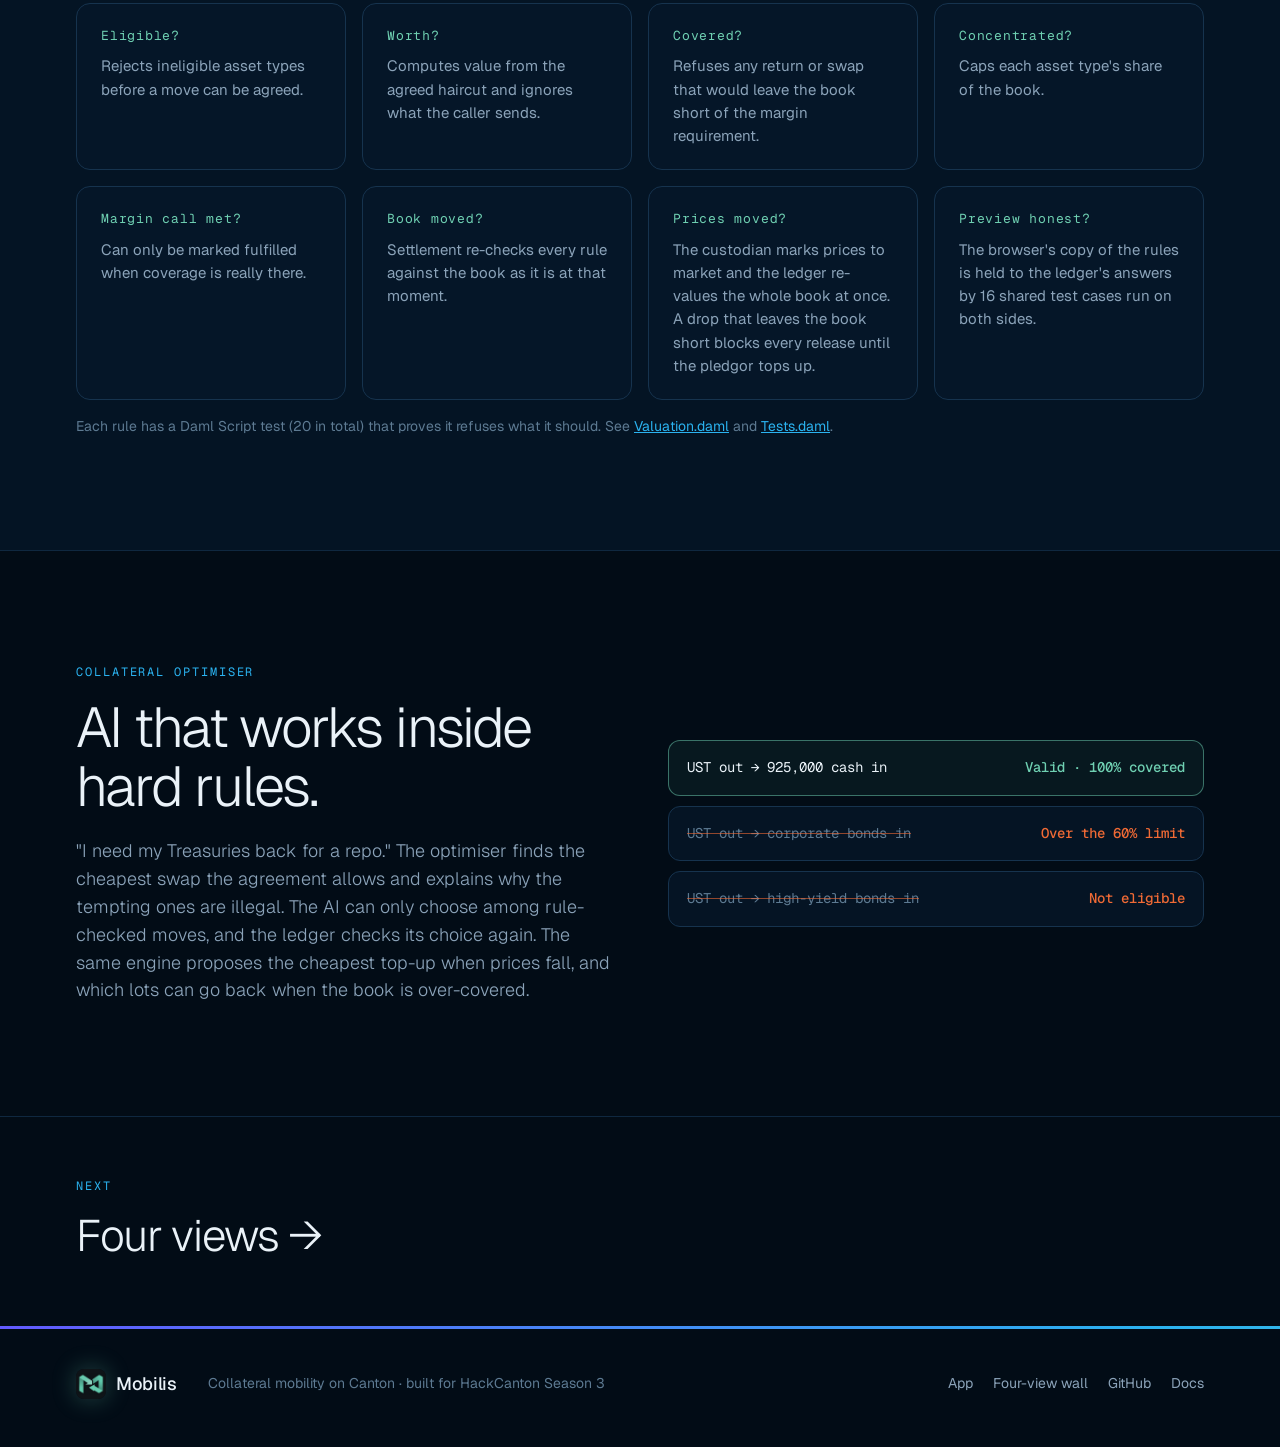
<file: ui/how-it-works.html>
<!doctype html>
<html lang="en">
<head>
<meta charset="utf-8">
<meta name="viewport" content="width=device-width, initial-scale=1">
<title>How it works · Mobilis</title>
<meta name="description" content="Propose, agree, settle: six collateral rules enforced by the Canton ledger, and an optimiser that works inside them.">
<meta name="theme-color" content="#020c16">
<link rel="icon" type="image/png" href="media/favicon.png">
<meta property="og:title" content="How it works · Mobilis">
<meta property="og:description" content="Propose, agree, settle: six collateral rules enforced by the Canton ledger, and an optimiser that works inside them.">
<meta property="og:image" content="media/logo-full.jpg">
<link rel="preconnect" href="https://fonts.googleapis.com">
<link rel="preconnect" href="https://fonts.gstatic.com" crossorigin>
<link rel="stylesheet" href="https://fonts.googleapis.com/css2?family=Geist:wght@300..600&family=Geist+Mono:wght@400;500&display=swap">
<link rel="stylesheet" href="home.css">
</head>
<body>
<!-- Generated by scripts/build-site.py: edit the page there, then re-run it. -->

<nav class="nav">
  <a class="brand" href="home.html"><img class="brand-mark" src="media/mark.png" alt="">Mobilis</a>
  <div class="nav-links">
    <a href="how-it-works.html" aria-current="page">How it works</a>
    <a href="four-views.html">Four views</a>
    <a href="demo.html">Demo</a>
    <a href="roadmap.html">Roadmap</a>
    <a href="faq.html">FAQ</a>
    <a href="run-locally.html">Run locally</a>
    <a href="feedback.html">Feedback</a>
    <a href="https://github.com/angelraph/mobilis">GitHub</a>
  </div>
  <a class="btn btn-primary btn-sm" href="index.html">Open the app</a>
</nav>

<header class="page-hero">
  <svg class="sunburst" id="sunburst" viewBox="-500 -500 1000 1000" aria-hidden="true"></svg>
  <div class="wrap">
    <p class="eyebrow">How it works</p>
    <h1>The rulebook lives on the ledger.</h1>
    <p class="lede">Every movement is a Daml contract that passes the same checks when it is agreed, and again when it settles, against the book as it stands at that moment.</p>
  </div>
</header>

<section class="band">
  <div class="wrap">
    <p class="eyebrow">The lifecycle</p>
    <h2>Propose. Agree. Settle.</h2>
    <div class="flow reveal">
      <div class="flow-step"><span class="flow-n">1</span><h3>Propose</h3><p>Either party proposes a delivery, substitution or return. The ledger values every asset from the agreed haircut and ignores whatever the browser sent.</p></div>
      <div class="flow-step"><span class="flow-n">2</span><h3>Agree</h3><p>The counterparty agrees, but only if the move keeps the book eligible, covered and inside its concentration limits. A bad move can't even be agreed.</p></div>
      <div class="flow-step"><span class="flow-n">3</span><h3>Settle, atomically</h3><p>The custodian settles. One asset out and one in, in a single transaction. The secured party is never unprotected for a moment.</p></div>
    </div>
    <div class="swap reveal" aria-hidden="true">
      <div class="swap-lane"><span class="token out">UST-BILL · 980,000</span></div>
      <div class="swap-core"><span>atomic</span></div>
      <div class="swap-lane"><span class="token in">CASH-USD · 925,000</span></div>
    </div>
  </div>
</section>

<section class="band deep">
  <div class="wrap">
    <p class="eyebrow">The rulebook</p>
    <h2>Eight guarantees, enforced in Daml.</h2>
    <div class="rules reveal">
      <div class="rule"><span class="rule-q">Eligible?</span><p>Rejects ineligible asset types before a move can be agreed.</p></div>
      <div class="rule"><span class="rule-q">Worth?</span><p>Computes value from the agreed haircut and ignores what the caller sends.</p></div>
      <div class="rule"><span class="rule-q">Covered?</span><p>Refuses any return or swap that would leave the book short of the margin requirement.</p></div>
      <div class="rule"><span class="rule-q">Concentrated?</span><p>Caps each asset type's share of the book.</p></div>
      <div class="rule"><span class="rule-q">Margin call met?</span><p>Can only be marked fulfilled when coverage is really there.</p></div>
      <div class="rule"><span class="rule-q">Book moved?</span><p>Settlement re-checks every rule against the book as it is at that moment.</p></div>
      <div class="rule"><span class="rule-q">Prices moved?</span><p>The custodian marks prices to market and the ledger re-values the whole book at once. A drop that leaves the book short blocks every release until the pledgor tops up.</p></div>
      <div class="rule"><span class="rule-q">Preview honest?</span><p>The browser's copy of the rules is held to the ledger's answers by 16 shared test cases run on both sides.</p></div>
    </div>
    <p class="fine">Each rule has a Daml Script test (20 in total) that proves it refuses what it should. See <a href="https://github.com/angelraph/mobilis/blob/master/daml/daml/Valuation.daml">Valuation.daml</a> and <a href="https://github.com/angelraph/mobilis/blob/master/daml-test/daml/Tests.daml">Tests.daml</a>.</p>
  </div>
</section>

<section class="band">
  <div class="wrap split">
    <div>
      <p class="eyebrow">Collateral optimiser</p>
      <h2>AI that works inside hard rules.</h2>
      <p class="section-lede">"I need my Treasuries back for a repo." The optimiser finds the cheapest swap the agreement allows and explains why the tempting ones are illegal. The AI can only choose among rule-checked moves, and the ledger checks its choice again. The same engine proposes the cheapest top-up when prices fall, and which lots can go back when the book is over-covered.</p>
    </div>
    <div class="opt reveal">
      <div class="opt-row ok"><span>UST out → 925,000 cash in</span><b>Valid · 100% covered</b></div>
      <div class="opt-row no"><span>UST out → corporate bonds in</span><b>Over the 60% limit</b></div>
      <div class="opt-row no"><span>UST out → high-yield bonds in</span><b>Not eligible</b></div>
    </div>
  </div>
</section>

<section class="band next-band">
  <div class="wrap">
    <a class="next" href="four-views.html"><span class="eyebrow">Next</span><span class="next-title">Four views →</span></a>
  </div>
</section>

<footer class="footer">
  <div class="ribbon"></div>
  <div class="wrap foot">
    <a class="brand" href="home.html"><img class="brand-mark" src="media/mark.png" alt="">Mobilis</a>
    <p>Collateral mobility on Canton · built for HackCanton Season 3</p>
    <div class="foot-links">
      <a href="index.html">App</a>
      <a href="demo-wall.html">Four-view wall</a>
      <a href="https://github.com/angelraph/mobilis">GitHub</a>
      <a href="https://github.com/angelraph/mobilis/tree/master/docs">Docs</a>
    </div>
  </div>
</footer>

<script src="home.js"></script>
</body>
</html>
</file>
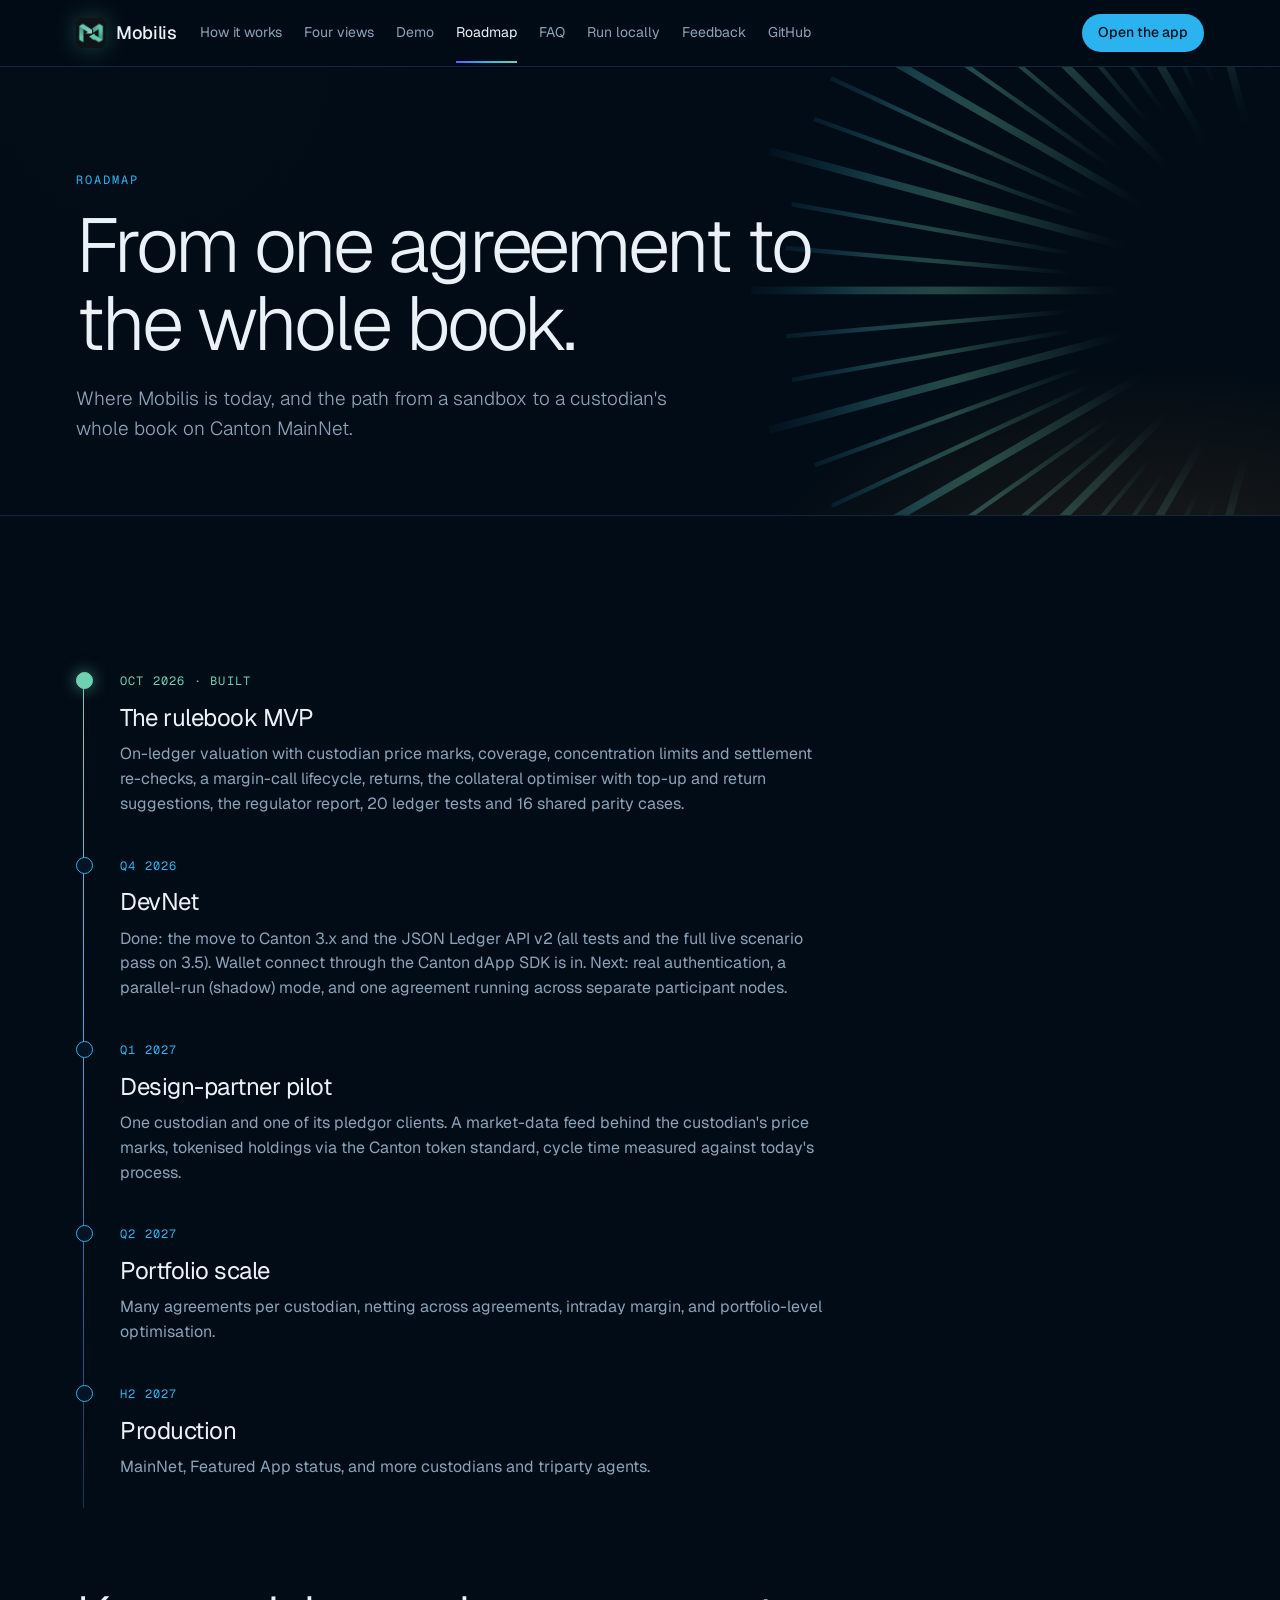
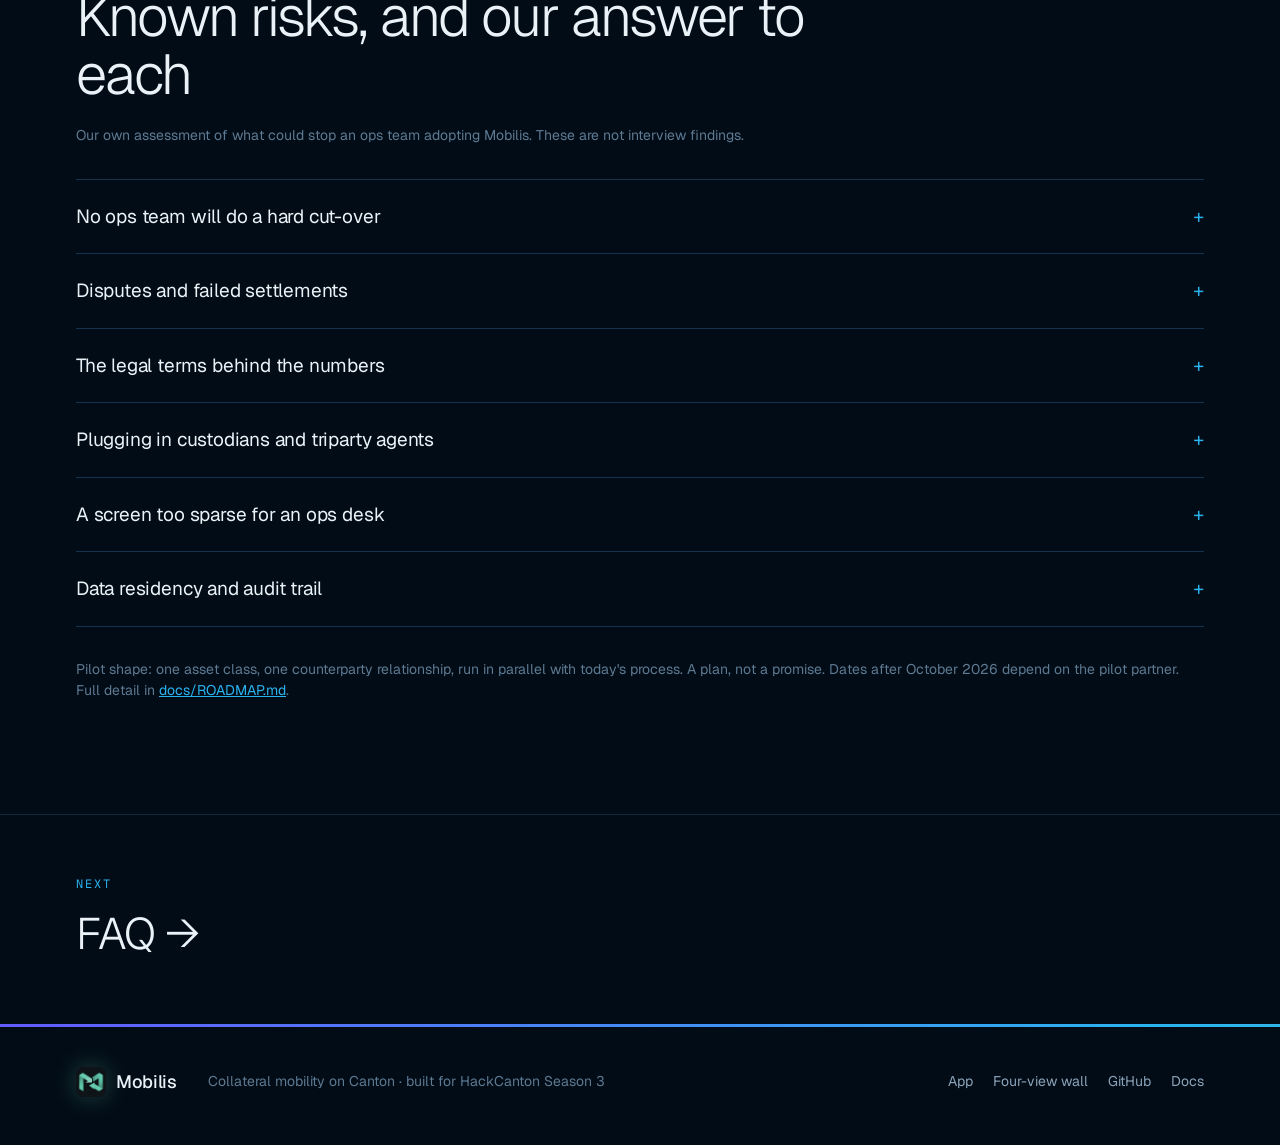
<file: ui/roadmap.html>
<!doctype html>
<html lang="en">
<head>
<meta charset="utf-8">
<meta name="viewport" content="width=device-width, initial-scale=1">
<title>Roadmap · Mobilis</title>
<meta name="description" content="From one agreement on DevNet to a custodian's whole book on Canton MainNet.">
<meta name="theme-color" content="#020c16">
<link rel="icon" type="image/png" href="media/favicon.png">
<meta property="og:title" content="Roadmap · Mobilis">
<meta property="og:description" content="From one agreement on DevNet to a custodian's whole book on Canton MainNet.">
<meta property="og:image" content="media/logo-full.jpg">
<link rel="preconnect" href="https://fonts.googleapis.com">
<link rel="preconnect" href="https://fonts.gstatic.com" crossorigin>
<link rel="stylesheet" href="https://fonts.googleapis.com/css2?family=Geist:wght@300..600&family=Geist+Mono:wght@400;500&display=swap">
<link rel="stylesheet" href="home.css">
</head>
<body>
<!-- Generated by scripts/build-site.py: edit the page there, then re-run it. -->

<nav class="nav">
  <a class="brand" href="home.html"><img class="brand-mark" src="media/mark.png" alt="">Mobilis</a>
  <div class="nav-links">
    <a href="how-it-works.html">How it works</a>
    <a href="four-views.html">Four views</a>
    <a href="demo.html">Demo</a>
    <a href="roadmap.html" aria-current="page">Roadmap</a>
    <a href="faq.html">FAQ</a>
    <a href="run-locally.html">Run locally</a>
    <a href="feedback.html">Feedback</a>
    <a href="https://github.com/angelraph/mobilis">GitHub</a>
  </div>
  <a class="btn btn-primary btn-sm" href="index.html">Open the app</a>
</nav>

<header class="page-hero">
  <svg class="sunburst" id="sunburst" viewBox="-500 -500 1000 1000" aria-hidden="true"></svg>
  <div class="wrap">
    <p class="eyebrow">Roadmap</p>
    <h1>From one agreement to the whole book.</h1>
    <p class="lede">Where Mobilis is today, and the path from a sandbox to a custodian's whole book on Canton MainNet.</p>
  </div>
</header>

<section class="band">
  <div class="wrap">
    <ol class="timeline reveal">
      <li class="done"><span class="when">Oct 2026 · Built</span><h3>The rulebook MVP</h3><p>On-ledger valuation with custodian price marks, coverage, concentration limits and settlement re-checks, a margin-call lifecycle, returns, the collateral optimiser with top-up and return suggestions, the regulator report, 20 ledger tests and 16 shared parity cases.</p></li>
      <li><span class="when">Q4 2026</span><h3>DevNet</h3><p>Done: the move to Canton 3.x and the JSON Ledger API v2 (all tests and the full live scenario pass on 3.5). Wallet connect through the Canton dApp SDK is in. Next: real authentication, a parallel-run (shadow) mode, and one agreement running across separate participant nodes.</p></li>
      <li><span class="when">Q1 2027</span><h3>Design-partner pilot</h3><p>One custodian and one of its pledgor clients. A market-data feed behind the custodian's price marks, tokenised holdings via the Canton token standard, cycle time measured against today's process.</p></li>
      <li><span class="when">Q2 2027</span><h3>Portfolio scale</h3><p>Many agreements per custodian, netting across agreements, intraday margin, and portfolio-level optimisation.</p></li>
      <li><span class="when">H2 2027</span><h3>Production</h3><p>MainNet, Featured App status, and more custodians and triparty agents.</p></li>
    </ol>
    <h2 style="margin-top:72px">Known risks, and our answer to each</h2>
    <p class="fine">Our own assessment of what could stop an ops team adopting Mobilis. These are not interview findings.</p>
    <div class="faq">
      <details><summary>No ops team will do a hard cut-over</summary><p>Mobilis runs in parallel first: it reads the same movements, checks them against the agreement and flags differences, before anything settles through it.</p></details>
      <details><summary>Disputes and failed settlements</summary><p>Today the ledger refuses a bad move, and a counterparty can dispute a proposed call with a reason. Next comes a full dispute lifecycle (raised, evidence attached, resolved or escalated), and a Failed state for settlements with a reason and a retry.</p></details>
      <details><summary>The legal terms behind the numbers</summary><p>A terms view that links every haircut, limit and threshold to its CSA or GMRA clause and version.</p></details>
      <details><summary>Plugging in custodians and triparty agents</summary><p>Standard ISO 20022 import and export of settlement instructions and positions, plus a reconciliation feed, so existing tools keep working without custom builds.</p></details>
      <details><summary>A screen too sparse for an ops desk</summary><p>A dense blotter across agreements: pledged versus available by asset, pending items, and filters.</p></details>
      <details><summary>Data residency and audit trail</summary><p>Each firm runs its own Canton node and holds only its own data, and every action is attributable. Before any pilot we document where data sits and how an audit export works.</p></details>
    </div>
    <p class="fine" style="margin-top:32px">Pilot shape: one asset class, one counterparty relationship, run in parallel with today's process. A plan, not a promise. Dates after October 2026 depend on the pilot partner. Full detail in <a href="https://github.com/angelraph/mobilis/blob/master/docs/ROADMAP.md">docs/ROADMAP.md</a>.</p>
  </div>
</section>

<section class="band next-band">
  <div class="wrap">
    <a class="next" href="faq.html"><span class="eyebrow">Next</span><span class="next-title">FAQ →</span></a>
  </div>
</section>

<footer class="footer">
  <div class="ribbon"></div>
  <div class="wrap foot">
    <a class="brand" href="home.html"><img class="brand-mark" src="media/mark.png" alt="">Mobilis</a>
    <p>Collateral mobility on Canton · built for HackCanton Season 3</p>
    <div class="foot-links">
      <a href="index.html">App</a>
      <a href="demo-wall.html">Four-view wall</a>
      <a href="https://github.com/angelraph/mobilis">GitHub</a>
      <a href="https://github.com/angelraph/mobilis/tree/master/docs">Docs</a>
    </div>
  </div>
</footer>

<script src="home.js"></script>
</body>
</html>
</file>
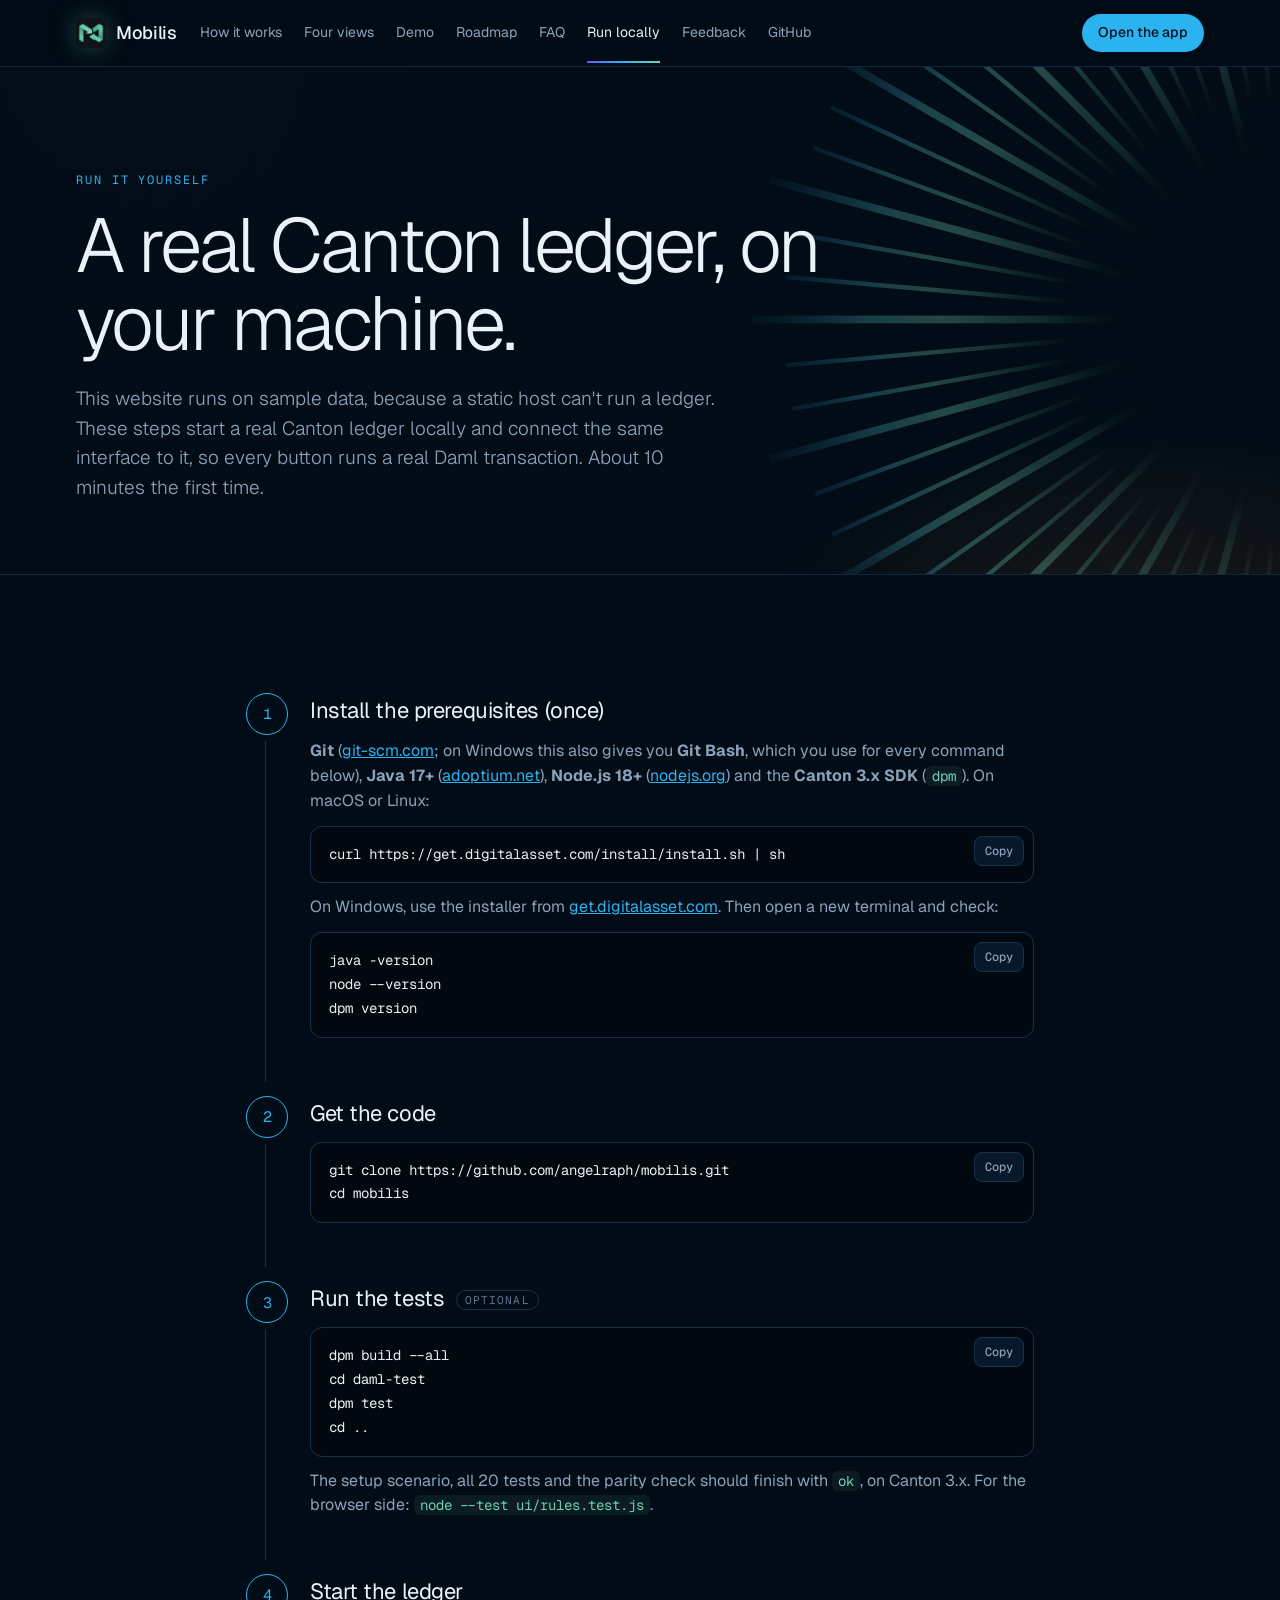
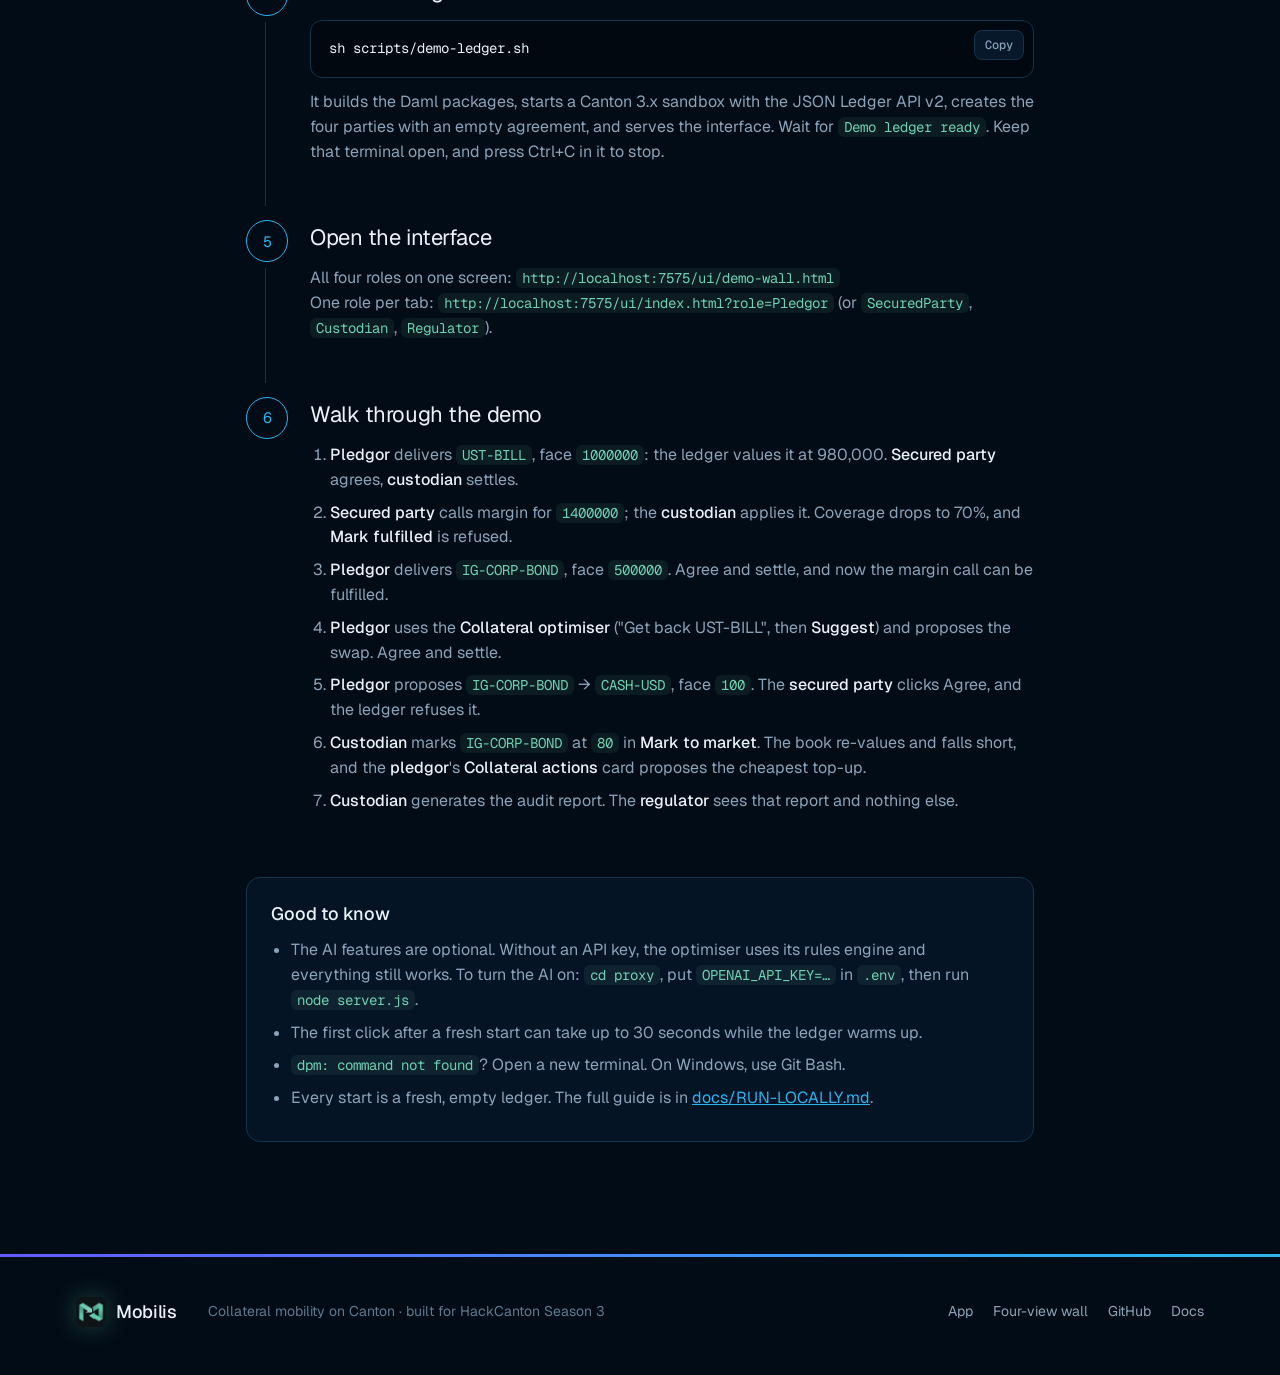
<file: ui/run-locally.html>
<!doctype html>
<html lang="en">
<head>
<meta charset="utf-8">
<meta name="viewport" content="width=device-width, initial-scale=1">
<title>Run locally · Mobilis</title>
<meta name="description" content="Run a real Canton ledger with Mobilis on your own machine in a few steps.">
<meta name="theme-color" content="#020c16">
<link rel="icon" type="image/png" href="media/favicon.png">
<meta property="og:title" content="Run locally · Mobilis">
<meta property="og:description" content="Run a real Canton ledger with Mobilis on your own machine in a few steps.">
<meta property="og:image" content="media/logo-full.jpg">
<link rel="preconnect" href="https://fonts.googleapis.com">
<link rel="preconnect" href="https://fonts.gstatic.com" crossorigin>
<link rel="stylesheet" href="https://fonts.googleapis.com/css2?family=Geist:wght@300..600&family=Geist+Mono:wght@400;500&display=swap">
<link rel="stylesheet" href="home.css">
</head>
<body>
<!-- Generated by scripts/build-site.py: edit the page there, then re-run it. -->

<nav class="nav">
  <a class="brand" href="home.html"><img class="brand-mark" src="media/mark.png" alt="">Mobilis</a>
  <div class="nav-links">
    <a href="how-it-works.html">How it works</a>
    <a href="four-views.html">Four views</a>
    <a href="demo.html">Demo</a>
    <a href="roadmap.html">Roadmap</a>
    <a href="faq.html">FAQ</a>
    <a href="run-locally.html" aria-current="page">Run locally</a>
    <a href="feedback.html">Feedback</a>
    <a href="https://github.com/angelraph/mobilis">GitHub</a>
  </div>
  <a class="btn btn-primary btn-sm" href="index.html">Open the app</a>
</nav>

<header class="page-hero">
  <svg class="sunburst" id="sunburst" viewBox="-500 -500 1000 1000" aria-hidden="true"></svg>
  <div class="wrap">
    <p class="eyebrow">Run it yourself</p>
    <h1>A real Canton ledger, on your machine.</h1>
    <p class="lede">This website runs on sample data, because a static host can't run a ledger. These steps start a real Canton ledger locally and connect the same interface to it, so every button runs a real Daml transaction. About 10 minutes the first time.</p>
  </div>
</header>

<section class="band">
  <div class="wrap narrow">
    <ol class="steps">
      <li>
        <h3>Install the prerequisites (once)</h3>
        <p><b>Git</b> (<a href="https://git-scm.com">git-scm.com</a>; on Windows this also gives you <b>Git Bash</b>, which you use for every command below), <b>Java 17+</b> (<a href="https://adoptium.net">adoptium.net</a>), <b>Node.js 18+</b> (<a href="https://nodejs.org">nodejs.org</a>) and the <b>Canton 3.x SDK</b> (<code>dpm</code>). On macOS or Linux:</p>
        <div class="code"><pre><code>curl https://get.digitalasset.com/install/install.sh | sh</code></pre><button class="copy" type="button">Copy</button></div>
        <p>On Windows, use the installer from <a href="https://get.digitalasset.com/install/latest-windows.html">get.digitalasset.com</a>. Then open a new terminal and check:</p>
        <div class="code"><pre><code>java -version
node --version
dpm version</code></pre><button class="copy" type="button">Copy</button></div>
      </li>
      <li>
        <h3>Get the code</h3>
        <div class="code"><pre><code>git clone https://github.com/angelraph/mobilis.git
cd mobilis</code></pre><button class="copy" type="button">Copy</button></div>
      </li>
      <li>
        <h3>Run the tests <span class="opt-tag">optional</span></h3>
        <div class="code"><pre><code>dpm build --all
cd daml-test
dpm test
cd ..</code></pre><button class="copy" type="button">Copy</button></div>
        <p>The setup scenario, all 20 tests and the parity check should finish with <code>ok</code>, on Canton 3.x. For the browser side: <code>node --test ui/rules.test.js</code>.</p>
      </li>
      <li>
        <h3>Start the ledger</h3>
        <div class="code"><pre><code>sh scripts/demo-ledger.sh</code></pre><button class="copy" type="button">Copy</button></div>
        <p>It builds the Daml packages, starts a Canton 3.x sandbox with the JSON Ledger API v2, creates the four parties with an empty agreement, and serves the interface. Wait for <code>Demo ledger ready</code>. Keep that terminal open, and press Ctrl+C in it to stop.</p>
      </li>
      <li>
        <h3>Open the interface</h3>
        <p>All four roles on one screen: <code>http://localhost:7575/ui/demo-wall.html</code><br>
        One role per tab: <code>http://localhost:7575/ui/index.html?role=Pledgor</code> (or <code>SecuredParty</code>, <code>Custodian</code>, <code>Regulator</code>).</p>
      </li>
      <li>
        <h3>Walk through the demo</h3>
        <ol class="walk">
          <li><b>Pledgor</b> delivers <code>UST-BILL</code>, face <code>1000000</code>: the ledger values it at 980,000. <b>Secured party</b> agrees, <b>custodian</b> settles.</li>
          <li><b>Secured party</b> calls margin for <code>1400000</code>; the <b>custodian</b> applies it. Coverage drops to 70%, and <b>Mark fulfilled</b> is refused.</li>
          <li><b>Pledgor</b> delivers <code>IG-CORP-BOND</code>, face <code>500000</code>. Agree and settle, and now the margin call can be fulfilled.</li>
          <li><b>Pledgor</b> uses the <b>Collateral optimiser</b> ("Get back UST-BILL", then <b>Suggest</b>) and proposes the swap. Agree and settle.</li>
          <li><b>Pledgor</b> proposes <code>IG-CORP-BOND</code> → <code>CASH-USD</code>, face <code>100</code>. The <b>secured party</b> clicks Agree, and the ledger refuses it.</li>
          <li><b>Custodian</b> marks <code>IG-CORP-BOND</code> at <code>80</code> in <b>Mark to market</b>. The book re-values and falls short, and the <b>pledgor</b>'s <b>Collateral actions</b> card proposes the cheapest top-up.</li>
          <li><b>Custodian</b> generates the audit report. The <b>regulator</b> sees that report and nothing else.</li>
        </ol>
      </li>
    </ol>
    <div class="note">
      <h3>Good to know</h3>
      <ul>
        <li>The AI features are optional. Without an API key, the optimiser uses its rules engine and everything still works. To turn the AI on: <code>cd proxy</code>, put <code>OPENAI_API_KEY=…</code> in <code>.env</code>, then run <code>node server.js</code>.</li>
        <li>The first click after a fresh start can take up to 30 seconds while the ledger warms up.</li>
        <li><code>dpm: command not found</code>? Open a new terminal. On Windows, use Git Bash.</li>
        <li>Every start is a fresh, empty ledger. The full guide is in <a href="https://github.com/angelraph/mobilis/blob/master/docs/RUN-LOCALLY.md">docs/RUN-LOCALLY.md</a>.</li>
      </ul>
    </div>
  </div>
</section>

<footer class="footer">
  <div class="ribbon"></div>
  <div class="wrap foot">
    <a class="brand" href="home.html"><img class="brand-mark" src="media/mark.png" alt="">Mobilis</a>
    <p>Collateral mobility on Canton · built for HackCanton Season 3</p>
    <div class="foot-links">
      <a href="index.html">App</a>
      <a href="demo-wall.html">Four-view wall</a>
      <a href="https://github.com/angelraph/mobilis">GitHub</a>
      <a href="https://github.com/angelraph/mobilis/tree/master/docs">Docs</a>
    </div>
  </div>
</footer>

<script src="home.js"></script>
</body>
</html>
</file>
<file: ui/home.css>
/* Mobilis landing page. Same tokens as styles.css (the app). */

:root {
  --bg: #020c16;
  --bg-2: #041424;
  --surface: #06182a;
  --line: #16334e;
  --line-soft: #0f2840;
  --text: #eaf2f8;
  --muted: #8ba3b9;
  --faint: #5d7a92;
  --cyan: #2bb3f0;
  --cyan-deep: #0093d7;
  --amber: #ffa028;
  --lime: #6fd0b2;
  --orange: #f06a35;
  --indigo: #7a73ff;
  --paper: #f8fafb;
  --ink: #001423;
  --ink-muted: #4b6072;
  --ribbon: linear-gradient(100deg, #635bff 0%, #2bb3f0 45%, #6fd0b2 100%);
  --sans: "Geist", "Inter", -apple-system, "Segoe UI", Roboto, Helvetica, Arial, sans-serif;
  --mono: "Geist Mono", "JetBrains Mono", Consolas, monospace;
  --ease: cubic-bezier(0.2, 0.8, 0.2, 1);
}

* { box-sizing: border-box; }

html { scroll-behavior: smooth; }

body {
  margin: 0;
  background: var(--bg);
  color: var(--text);
  font-family: var(--sans);
  font-size: 16px;
  line-height: 1.55;
  -webkit-font-smoothing: antialiased;
  overflow-x: hidden;
}

a { color: var(--cyan); }
h1, h2, h3, p { margin: 0; }

.wrap { max-width: 1160px; margin: 0 auto; padding: 0 16px; }
.wrap.narrow { max-width: 820px; }

/* ---- nav ---- */

.nav {
  position: sticky;
  top: 0;
  z-index: 20;
  display: flex;
  align-items: center;
  gap: 24px;
  padding: 14px max(16px, calc((100vw - 1160px) / 2 + 16px));
  background: rgba(2, 12, 22, 0.7);
  backdrop-filter: blur(14px);
  -webkit-backdrop-filter: blur(14px);
  border-bottom: 1px solid var(--line-soft);
}

.brand {
  display: inline-flex;
  align-items: center;
  gap: 10px;
  color: var(--text);
  text-decoration: none;
  font-weight: 500;
  font-size: 18px;
  letter-spacing: -0.02em;
}

.brand-mark {
  display: inline-grid;
  place-items: center;
  width: 30px;
  height: 30px;
  border-radius: 8px;
  background: var(--ribbon);
  color: #03121f;
  font-weight: 700;
  font-size: 15px;
  box-shadow: 0 0 24px rgba(43, 179, 240, 0.35);
}

.nav-links { display: flex; gap: 22px; margin-right: auto; }
.nav-links a { color: var(--muted); text-decoration: none; font-size: 14px; transition: color 0.2s; }
.nav-links a:hover { color: var(--text); }

/* ---- buttons ---- */

.btn {
  display: inline-flex;
  align-items: center;
  gap: 8px;
  padding: 12px 20px;
  border-radius: 999px;
  font-size: 15px;
  font-weight: 500;
  text-decoration: none;
  transition: transform 0.2s var(--ease), box-shadow 0.2s, border-color 0.2s;
}

.btn-sm { padding: 8px 16px; font-size: 14px; }
.btn-primary { background: var(--cyan); color: #03121f; }
.btn-primary:hover { transform: translateY(-2px); box-shadow: 0 12px 30px -10px rgba(43, 179, 240, 0.8); }
.btn-ghost { color: var(--text); border: 1px solid var(--line); }
.btn-ghost:hover { border-color: var(--cyan); transform: translateY(-2px); }

/* ---- hero ---- */

.hero {
  position: relative;
  min-height: calc(100vh - 60px);
  display: grid;
  grid-template-columns: minmax(0, 1.25fr) minmax(0, 1fr);
  align-items: center;
  gap: 48px;
  padding: 72px max(16px, calc((100vw - 1160px) / 2 + 16px)) 64px;
  overflow: hidden;
  background:
    radial-gradient(700px 500px at 85% 110%, rgba(255, 160, 40, 0.16), transparent 60%),
    radial-gradient(800px 600px at 10% 0%, rgba(43, 179, 240, 0.12), transparent 60%);
}

/* Digital Asset's radiating lines, slowly turning. */
.sunburst {
  position: absolute;
  width: 1400px;
  height: 1400px;
  right: -520px;
  top: 50%;
  margin-top: -700px;
  opacity: 0.55;
  animation: turn 120s linear infinite;
  pointer-events: none;
  mask-image: radial-gradient(circle, transparent 18%, black 30%, black 55%, transparent 72%);
}

/* Keep the rays behind the headline and copy, not through them. */
.hero::after {
  content: "";
  position: absolute;
  inset: 0;
  pointer-events: none;
  background: linear-gradient(90deg, rgba(2, 12, 22, 0.95) 0%, rgba(2, 12, 22, 0.75) 38%, rgba(2, 12, 22, 0) 62%);
}

.hero-inner, .feed { position: relative; z-index: 1; }

.eyebrow {
  font-family: var(--mono);
  font-size: 12px;
  letter-spacing: 0.16em;
  text-transform: uppercase;
  color: var(--cyan);
  margin-bottom: 18px;
}

.eyebrow.dark { color: var(--cyan-deep); }

/* HQLAx and Stripe: very large, very light, tightly tracked. */
.hero h1 {
  font-size: clamp(44px, 7.4vw, 92px);
  font-weight: 300;
  letter-spacing: -0.045em;
  line-height: 0.98;
  margin-bottom: 26px;
}

.ribbon-text {
  background: var(--ribbon);
  background-size: 200% 100%;
  -webkit-background-clip: text;
  background-clip: text;
  color: transparent;
  animation: ribbon 8s ease-in-out infinite alternate;
}

.lede {
  font-size: 19px;
  font-weight: 300;
  color: var(--muted);
  max-width: 54ch;
  margin-bottom: 32px;
}

.cta-row { display: flex; flex-wrap: wrap; gap: 12px; }

/* Bloomberg: a dense, monospaced, live-looking feed. */
.feed {
  position: relative;
  background: rgba(4, 20, 36, 0.8);
  border: 1px solid var(--line);
  border-radius: 16px;
  padding: 16px 18px;
  font-family: var(--mono);
  font-size: 12.5px;
  box-shadow: 0 30px 80px -30px rgba(0, 0, 0, 0.8), inset 0 1px 0 rgba(255, 255, 255, 0.04);
  backdrop-filter: blur(6px);
}

.feed-head {
  display: flex;
  align-items: center;
  gap: 8px;
  color: var(--amber);
  font-size: 11px;
  letter-spacing: 0.14em;
  text-transform: uppercase;
  padding-bottom: 12px;
  border-bottom: 1px solid var(--line-soft);
  margin-bottom: 8px;
}

.feed-note { margin-left: auto; color: var(--faint); letter-spacing: 0.04em; text-transform: none; }

.live-dot {
  width: 7px;
  height: 7px;
  border-radius: 50%;
  background: var(--amber);
  box-shadow: 0 0 10px var(--amber);
  animation: pulse 1.4s ease-in-out infinite;
}

.feed-list { list-style: none; margin: 0; padding: 0; min-height: 300px; }

.feed-list li {
  display: grid;
  grid-template-columns: 58px 1fr auto;
  gap: 10px;
  padding: 7px 0;
  border-bottom: 1px dashed var(--line-soft);
  color: var(--muted);
  animation: rise 0.5s var(--ease) both;
}

.feed-list .t { color: var(--faint); }
.feed-list .ok { color: var(--lime); }
.feed-list .no { color: var(--orange); }
.feed-list .mid { color: var(--cyan); }
.feed-list b { color: var(--text); font-weight: 500; }

/* ---- bands ---- */

.band { padding: 112px 0; position: relative; }
.band.deep { background: var(--bg-2); border-top: 1px solid var(--line-soft); border-bottom: 1px solid var(--line-soft); }

.band h2 {
  font-size: clamp(32px, 4.6vw, 56px);
  font-weight: 300;
  letter-spacing: -0.035em;
  line-height: 1.05;
  max-width: 20ch;
  margin-bottom: 20px;
}

.section-lede { color: var(--muted); font-size: 18px; font-weight: 300; max-width: 62ch; margin-bottom: 40px; }

.band.light { background: var(--paper); color: var(--ink); }
.band.light h2 { color: var(--ink); }

.grid4 { display: grid; grid-template-columns: repeat(4, 1fr); gap: 16px; margin-top: 40px; }

.check {
  background: #ffffff;
  border: 1px solid #e3e9ee;
  border-radius: 16px;
  padding: 24px;
  transition: transform 0.3s var(--ease), box-shadow 0.3s;
}

.check:hover { transform: translateY(-4px); box-shadow: 0 18px 40px -20px rgba(0, 20, 35, 0.25); }
.check-n { font-family: var(--mono); font-size: 13px; color: var(--cyan-deep); }
.check h3 { font-size: 24px; font-weight: 400; letter-spacing: -0.02em; margin: 14px 0 8px; }
.check p { color: var(--ink-muted); font-size: 15px; }

.stats { display: grid; grid-template-columns: repeat(3, 1fr); gap: 24px; margin-top: 56px; padding-top: 40px; border-top: 1px solid #e3e9ee; }
.stat { font-size: clamp(40px, 5vw, 64px); font-weight: 300; letter-spacing: -0.04em; color: var(--ink); line-height: 1; margin-bottom: 10px; }
.stat-label { color: var(--ink-muted); font-size: 15px; max-width: 32ch; }

/* ---- flow ---- */

.flow { display: grid; grid-template-columns: repeat(3, 1fr); gap: 16px; counter-reset: step; }

.flow-step {
  position: relative;
  background: linear-gradient(180deg, rgba(10, 33, 54, 0.9), rgba(6, 24, 42, 0.9));
  border: 1px solid var(--line);
  border-radius: 16px;
  padding: 26px;
}

.flow-n {
  display: inline-grid;
  place-items: center;
  width: 32px;
  height: 32px;
  border-radius: 50%;
  border: 1px solid var(--cyan);
  color: var(--cyan);
  font-family: var(--mono);
  font-size: 13px;
  margin-bottom: 16px;
}

.flow-step h3 { font-size: 22px; font-weight: 400; letter-spacing: -0.02em; margin-bottom: 8px; }
.flow-step p { color: var(--muted); font-size: 15px; }

/* The atomic swap: two tokens cross through one core, together. */
.swap {
  display: grid;
  grid-template-columns: 1fr auto 1fr;
  align-items: center;
  gap: 16px;
  margin-top: 36px;
  padding: 26px;
  border: 1px dashed var(--line);
  border-radius: 16px;
  font-family: var(--mono);
  font-size: 13px;
}

.swap-lane { position: relative; height: 40px; }
.token { position: absolute; top: 50%; padding: 7px 12px; border-radius: 999px; white-space: nowrap; }
.token.out { left: 0; color: var(--cyan); border: 1px solid var(--cyan); transform: translateY(-50%); animation: swap-out 5s var(--ease) infinite; }
.token.in { right: 0; color: var(--lime); border: 1px solid var(--lime); transform: translateY(-50%); animation: swap-in 5s var(--ease) infinite; }

.swap-core {
  width: 88px;
  height: 88px;
  border-radius: 50%;
  display: grid;
  place-items: center;
  color: var(--amber);
  font-size: 11px;
  letter-spacing: 0.14em;
  text-transform: uppercase;
  border: 1px solid rgba(255, 160, 40, 0.5);
  box-shadow: 0 0 0 0 rgba(255, 160, 40, 0.4);
  animation: core 5s ease-out infinite;
}

/* ---- views ---- */

.view {
  border: 1px solid var(--line);
  border-top: 3px solid var(--c);
  border-radius: 16px;
  padding: 24px;
  background: rgba(6, 24, 42, 0.7);
}

.view h3 { font-size: 20px; font-weight: 400; margin-bottom: 8px; color: var(--c); }
.view p { color: var(--muted); font-size: 15px; }
.view-reg { box-shadow: 0 0 40px -12px rgba(111, 208, 178, 0.45); }

.callout {
  margin-top: 28px;
  padding: 18px 22px;
  border-left: 3px solid var(--lime);
  background: rgba(111, 208, 178, 0.05);
  border-radius: 0 12px 12px 0;
  font-size: 18px;
  font-weight: 300;
  max-width: 70ch;
}

/* ---- optimiser ---- */

.split { display: grid; grid-template-columns: 1fr 1fr; gap: 56px; align-items: center; }
.split .section-lede { margin-bottom: 0; }

.opt { display: flex; flex-direction: column; gap: 10px; font-family: var(--mono); font-size: 14px; }

.opt-row {
  display: flex;
  justify-content: space-between;
  gap: 16px;
  padding: 16px 18px;
  border-radius: 12px;
  border: 1px solid var(--line);
  background: rgba(6, 24, 42, 0.7);
}

.opt-row b { font-weight: 500; white-space: nowrap; }
.opt-row.ok { border-color: rgba(111, 208, 178, 0.5); background: rgba(111, 208, 178, 0.06); }
.opt-row.ok b { color: var(--lime); }
.opt-row.no span { color: var(--faint); text-decoration: line-through; text-decoration-color: rgba(240, 106, 53, 0.6); }
.opt-row.no b { color: var(--orange); }

/* ---- proof ---- */

.proof { border-top: 1px solid var(--line); padding-top: 22px; }
.big { font-size: clamp(48px, 6vw, 76px); font-weight: 300; letter-spacing: -0.045em; line-height: 1; color: var(--lime); margin-bottom: 12px; font-variant-numeric: tabular-nums; }
.proof p:last-child { color: var(--muted); font-size: 15px; max-width: 26ch; }

/* ---- video ---- */

.video {
  border-radius: 18px;
  overflow: hidden;
  border: 1px solid var(--line);
  box-shadow: 0 40px 100px -40px rgba(43, 179, 240, 0.35);
  background: #000;
}

.video video { display: block; width: 100%; height: auto; }
.fine { color: var(--faint); font-size: 14px; margin-top: 16px; }

/* ---- roadmap ---- */

.timeline { list-style: none; padding: 0; margin: 40px 0 0; position: relative; }

.timeline::before {
  content: "";
  position: absolute;
  left: 7px;
  top: 8px;
  bottom: 8px;
  width: 1px;
  background: linear-gradient(var(--lime), var(--cyan) 40%, var(--line));
}

.timeline li { position: relative; padding: 0 0 36px 44px; max-width: 760px; }

.timeline li::before {
  content: "";
  position: absolute;
  left: 0;
  top: 4px;
  width: 15px;
  height: 15px;
  border-radius: 50%;
  background: var(--bg-2);
  border: 1px solid var(--cyan);
}

.timeline li.done::before { background: var(--lime); border-color: var(--lime); box-shadow: 0 0 16px rgba(111, 208, 178, 0.6); }
.when { font-family: var(--mono); font-size: 12px; letter-spacing: 0.1em; text-transform: uppercase; color: var(--cyan); }
.timeline li.done .when { color: var(--lime); }
.timeline h3 { font-size: 24px; font-weight: 400; letter-spacing: -0.02em; margin: 6px 0; }
.timeline p { color: var(--muted); }

/* ---- faq ---- */

.faq { margin-top: 32px; border-top: 1px solid var(--line); }
.faq details { border-bottom: 1px solid var(--line); }

.faq summary {
  cursor: pointer;
  list-style: none;
  display: flex;
  justify-content: space-between;
  gap: 16px;
  padding: 22px 0;
  font-size: 19px;
  font-weight: 400;
  letter-spacing: -0.01em;
}

.faq summary::-webkit-details-marker { display: none; }
.faq summary::after { content: "+"; font-family: var(--mono); color: var(--cyan); transition: transform 0.3s var(--ease); }
.faq details[open] summary::after { transform: rotate(45deg); }
.faq details p { color: var(--muted); padding: 0 0 22px; max-width: 68ch; animation: rise 0.4s var(--ease) both; }
.faq code { font-family: var(--mono); font-size: 0.9em; color: var(--lime); }

/* ---- footer ---- */

.footer { padding-bottom: 48px; }
.ribbon { height: 3px; background: var(--ribbon); background-size: 200% 100%; animation: ribbon 8s ease-in-out infinite alternate; margin-bottom: 40px; }
.foot { display: flex; flex-wrap: wrap; align-items: center; gap: 16px 32px; color: var(--faint); font-size: 14px; }
.foot-links { display: flex; gap: 20px; margin-left: auto; }
.foot-links a { color: var(--muted); text-decoration: none; }
.foot-links a:hover { color: var(--text); }

/* ---- scroll reveal ---- */

.reveal { opacity: 0; transform: translateY(18px); transition: opacity 0.8s var(--ease), transform 0.8s var(--ease); }
.reveal.in { opacity: 1; transform: none; }

/* ---- motion ---- */

@keyframes turn { to { transform: rotate(360deg); } }
@keyframes ribbon { from { background-position: 0% 50%; } to { background-position: 100% 50%; } }
@keyframes pulse { 0%, 100% { opacity: 1; } 50% { opacity: 0.35; } }
@keyframes rise { from { opacity: 0; transform: translateY(8px); } to { opacity: 1; transform: none; } }

@keyframes swap-out {
  0%, 15% { left: 0; transform: translate(0, -50%); opacity: 1; }
  45%, 55% { left: 100%; transform: translate(-100%, -50%); opacity: 0; }
  56% { left: 0; transform: translate(0, -50%); opacity: 0; }
  85%, 100% { left: 0; transform: translate(0, -50%); opacity: 1; }
}

@keyframes swap-in {
  0%, 15% { right: 0; transform: translate(0, -50%); opacity: 1; }
  45%, 55% { right: 100%; transform: translate(100%, -50%); opacity: 0; }
  56% { right: 0; transform: translate(0, -50%); opacity: 0; }
  85%, 100% { right: 0; transform: translate(0, -50%); opacity: 1; }
}

@keyframes core {
  0%, 30% { box-shadow: 0 0 0 0 rgba(255, 160, 40, 0.5); }
  45% { box-shadow: 0 0 0 18px rgba(255, 160, 40, 0); color: var(--lime); }
  100% { box-shadow: 0 0 0 0 rgba(255, 160, 40, 0); }
}

@media (prefers-reduced-motion: reduce) {
  *, *::before, *::after { animation: none !important; transition: none !important; }
  .reveal { opacity: 1; transform: none; }
}

/* ---- responsive ---- */

@media (max-width: 960px) {
  .hero { grid-template-columns: 1fr; min-height: auto; }
  .grid4 { grid-template-columns: repeat(2, 1fr); }
  .flow, .split { grid-template-columns: 1fr; }
  .nav-links { display: none; }
  .nav .btn { margin-left: auto; }
}

@media (max-width: 600px) {
  .band { padding: 72px 0; }
  .grid4, .stats { grid-template-columns: 1fr; }
  .swap { grid-template-columns: 1fr; justify-items: center; }
  .swap-lane { width: 100%; }
  .feed-list li { grid-template-columns: 1fr auto; }
  .feed-list .t { display: none; }
  .opt-row { flex-direction: column; gap: 4px; }
  .foot-links { margin-left: 0; }
}

/* The real logo mark replaces the placeholder tile. */
img.brand-mark { display: block; object-fit: cover; background: none; box-shadow: 0 0 24px rgba(111, 208, 178, 0.3); }

/* ---- multi-page pieces ---- */

.nav-links a[aria-current="page"] { color: var(--text); position: relative; }
.nav-links a[aria-current="page"]::after {
  content: "";
  position: absolute;
  left: 0;
  right: 0;
  bottom: -19px;
  height: 2px;
  background: var(--ribbon);
}

/* A shorter hero for inner pages, same sunburst. */
.page-hero {
  position: relative;
  overflow: hidden;
  padding: 104px 0 72px;
  border-bottom: 1px solid var(--line-soft);
  background:
    radial-gradient(700px 400px at 90% 120%, rgba(255, 160, 40, 0.12), transparent 60%),
    radial-gradient(700px 500px at 0% 0%, rgba(43, 179, 240, 0.10), transparent 60%);
}
.page-hero .sunburst { width: 1100px; height: 1100px; margin-top: -550px; right: -560px; opacity: 0.35; }
.page-hero::after {
  content: "";
  position: absolute;
  inset: 0;
  pointer-events: none;
  background: linear-gradient(90deg, rgba(2, 12, 22, 0.95) 0%, rgba(2, 12, 22, 0.7) 45%, rgba(2, 12, 22, 0) 75%);
}
.page-hero .wrap { position: relative; z-index: 1; }
.page-hero h1 {
  font-size: clamp(40px, 6vw, 76px);
  font-weight: 300;
  letter-spacing: -0.04em;
  line-height: 1.02;
  max-width: 16ch;
  margin-bottom: 22px;
}
.page-hero .lede { margin-bottom: 0; }

/* Home: teaser tiles that lead to each page. */
.explore { display: grid; grid-template-columns: repeat(4, 1fr); gap: 16px; margin-top: 40px; }
.tile {
  display: flex;
  flex-direction: column;
  gap: 10px;
  padding: 26px;
  border-radius: 16px;
  border: 1px solid var(--line);
  background: linear-gradient(180deg, rgba(10, 33, 54, 0.9), rgba(6, 24, 42, 0.9));
  color: var(--text);
  text-decoration: none;
  transition: transform 0.3s var(--ease), border-color 0.3s, box-shadow 0.3s;
}
.tile:hover { transform: translateY(-4px); border-color: var(--cyan-deep); box-shadow: 0 24px 50px -28px rgba(43, 179, 240, 0.6); }
.tile-n { font-family: var(--mono); font-size: 13px; color: var(--cyan); }
.tile h3 { font-size: 22px; font-weight: 400; letter-spacing: -0.02em; }
.tile p { color: var(--muted); font-size: 15px; flex: 1; }
.tile-go { font-family: var(--mono); font-size: 13px; color: var(--lime); }

/* How it works: the six rules. */
.rules { display: grid; grid-template-columns: repeat(4, 1fr); gap: 16px; margin-top: 36px; }
.rule { padding: 22px 24px; border-radius: 14px; border: 1px solid var(--line); background: rgba(6, 24, 42, 0.7); }
.rule-q { display: block; font-family: var(--mono); font-size: 13px; letter-spacing: 0.06em; color: var(--lime); margin-bottom: 8px; }
.rule p { color: var(--muted); font-size: 15px; }

.never { margin-top: 12px !important; font-size: 13px !important; color: var(--faint) !important; }

.cta-band { text-align: left; }
.cta-band h2 { margin-bottom: 28px; }

.next-band { padding: 56px 0; border-top: 1px solid var(--line-soft); }
.next { display: inline-flex; flex-direction: column; gap: 6px; text-decoration: none; }
.next .eyebrow { margin-bottom: 0; }
.next-title { font-size: clamp(28px, 4vw, 44px); font-weight: 300; letter-spacing: -0.03em; color: var(--text); transition: color 0.2s; }
.next:hover .next-title { color: var(--cyan); }

@media (max-width: 960px) {
  .nav { flex-wrap: wrap; row-gap: 10px; }
  .nav-links {
    display: flex;
    order: 3;
    width: 100%;
    overflow-x: auto;
    gap: 18px;
    padding-bottom: 4px;
    scrollbar-width: none;
  }
  .nav-links a { white-space: nowrap; }
  .nav-links a[aria-current="page"]::after { bottom: -4px; }
  .explore { grid-template-columns: repeat(2, 1fr); }
  .rules { grid-template-columns: repeat(2, 1fr); }
}

@media (max-width: 600px) {
  .page-hero { padding: 72px 0 56px; }
  .explore, .rules { grid-template-columns: 1fr; }
}

/* ---- run locally ---- */

.steps { list-style: none; counter-reset: step; padding: 0; margin: 0; }
.steps > li { counter-increment: step; position: relative; padding: 0 0 40px 64px; }
.steps > li::before {
  content: counter(step);
  position: absolute;
  left: 0;
  top: 0;
  width: 40px;
  height: 40px;
  border-radius: 50%;
  display: grid;
  place-items: center;
  font-family: var(--mono);
  font-size: 15px;
  color: var(--cyan);
  border: 1px solid var(--cyan);
}
.steps > li::after { content: ""; position: absolute; left: 19px; top: 48px; bottom: 8px; width: 1px; background: var(--line); }
.steps > li:last-child::after { display: none; }
.steps h3 { font-size: 22px; font-weight: 400; letter-spacing: -0.02em; margin: 6px 0 12px; }
.steps p { color: var(--muted); margin: 10px 0; }
.steps code, .note code { font-family: var(--mono); font-size: 0.88em; color: var(--lime); background: rgba(111, 208, 178, 0.08); padding: 1px 6px; border-radius: 6px; }
.opt-tag { font-family: var(--mono); font-size: 11px; letter-spacing: 0.1em; text-transform: uppercase; color: var(--faint); border: 1px solid var(--line); border-radius: 999px; padding: 2px 8px; vertical-align: middle; margin-left: 6px; }

.code { position: relative; margin: 12px 0; }
.code pre {
  margin: 0;
  padding: 16px 88px 16px 18px;
  border-radius: 12px;
  border: 1px solid var(--line);
  background: #01080f;
  overflow-x: auto;
  font-family: var(--mono);
  font-size: 14px;
  line-height: 1.7;
  color: var(--text);
}
.code pre code { background: none; padding: 0; color: inherit; font-size: inherit; }
.copy {
  position: absolute;
  top: 10px;
  right: 10px;
  font: 500 12px var(--mono);
  padding: 6px 10px;
  border-radius: 8px;
  border: 1px solid var(--line);
  background: var(--surface);
  color: var(--muted);
  cursor: pointer;
  transition: color 0.2s, border-color 0.2s;
}
.copy:hover { color: var(--text); border-color: var(--cyan-deep); }
.copy.done { color: var(--lime); border-color: var(--lime); }

.walk { margin: 8px 0 0; padding-left: 20px; color: var(--muted); }
.walk li { margin: 8px 0; }
.walk b { color: var(--text); font-weight: 500; }

.note { margin-top: 16px; padding: 22px 24px; border: 1px solid var(--line); border-radius: 14px; background: rgba(6, 24, 42, 0.7); }
.note h3 { font-size: 18px; font-weight: 500; margin-bottom: 10px; }
.note ul { margin: 0; padding-left: 20px; color: var(--muted); }
.note li { margin: 8px 0; }

/* Long commands and URLs wrap instead of pushing the page wider on phones. */
.steps code, .note code, .faq code { overflow-wrap: anywhere; word-break: break-word; }

/* Feedback form */
.fb { display: grid; gap: 22px; }
.fb label { display: block; font-weight: 500; }
.fb label span { color: var(--faint); font-weight: 400; }
.fb input:not([type=checkbox]), .fb textarea {
  width: 100%; padding: 12px 14px; border-radius: 10px;
  background: var(--surface); color: var(--text);
  border: 1px solid var(--line); font: inherit; font-weight: 400;
  display: block; margin-top: 8px;
}
.fb input:focus, .fb textarea:focus { outline: none; border-color: var(--cyan); }
.fb .fb-check { display: flex; align-items: center; gap: 10px; font-weight: 400; color: var(--muted); }
.fb button { justify-self: start; }
</file>
